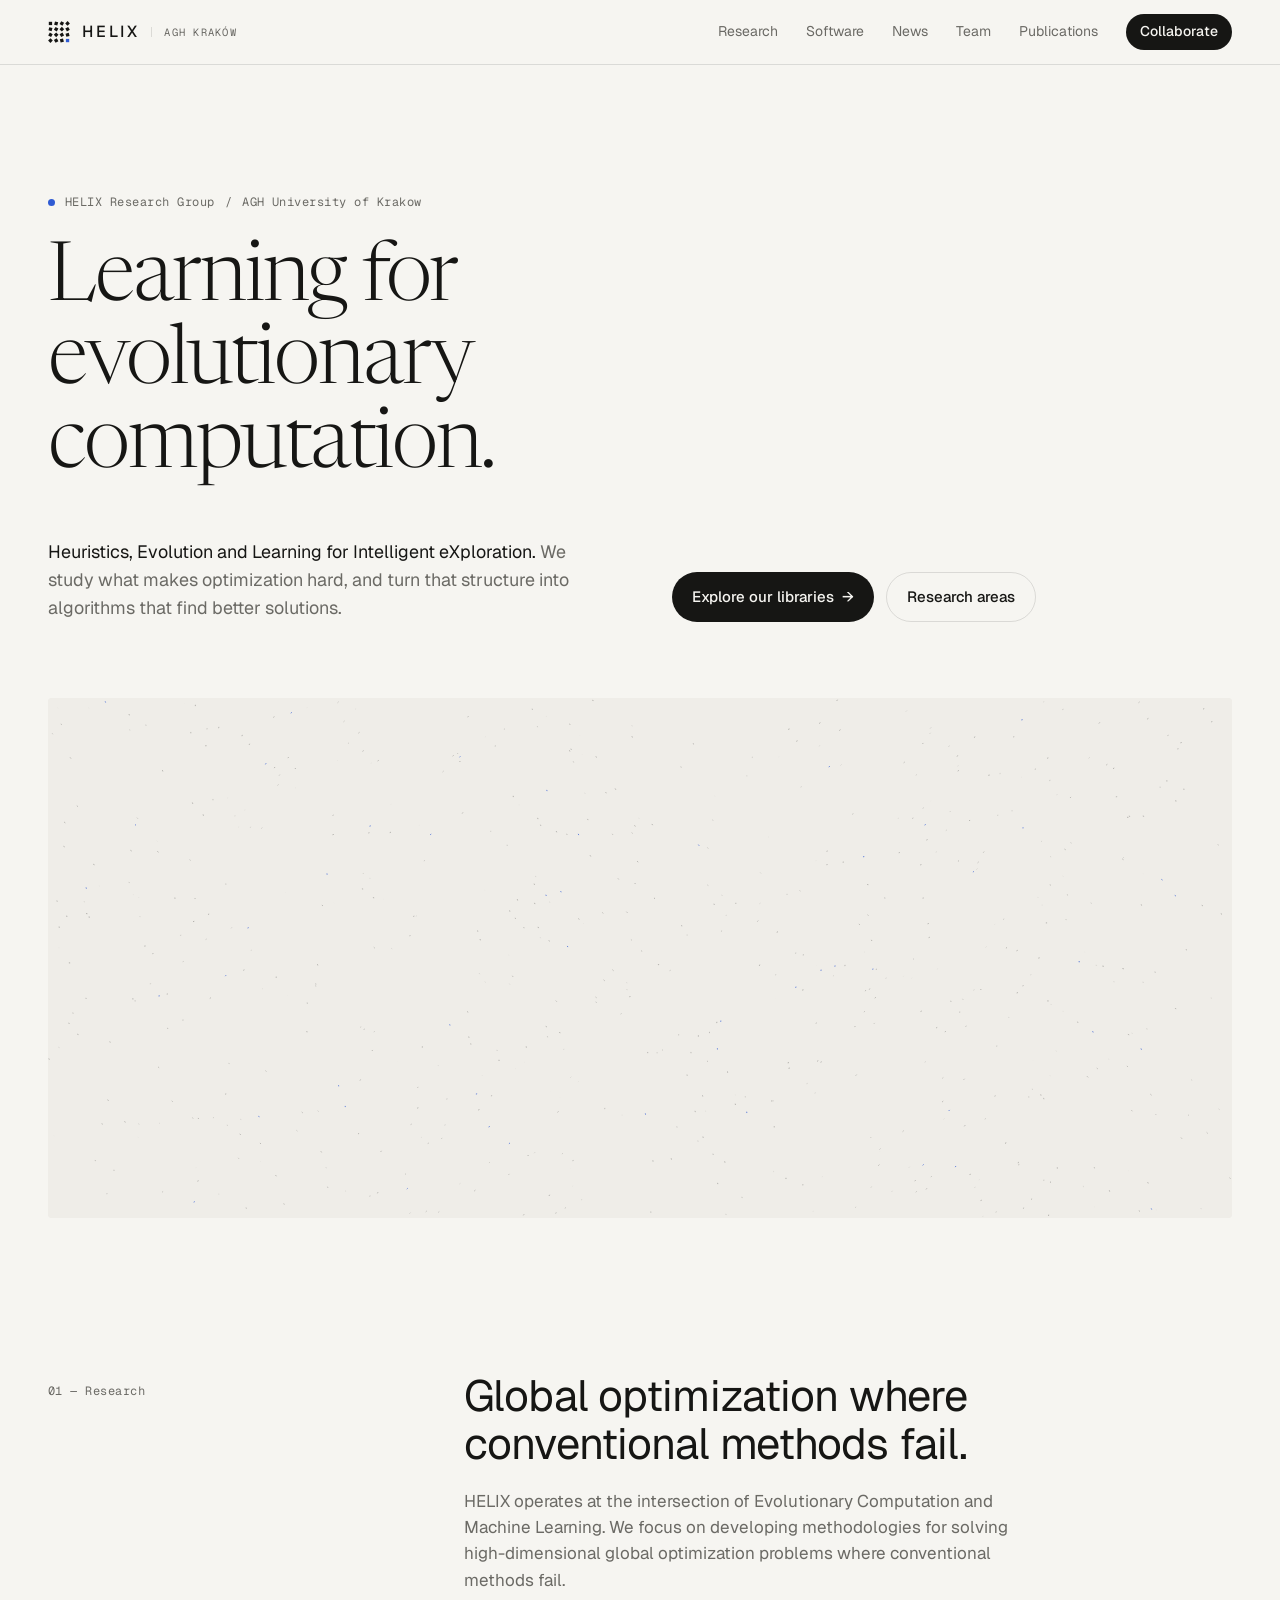
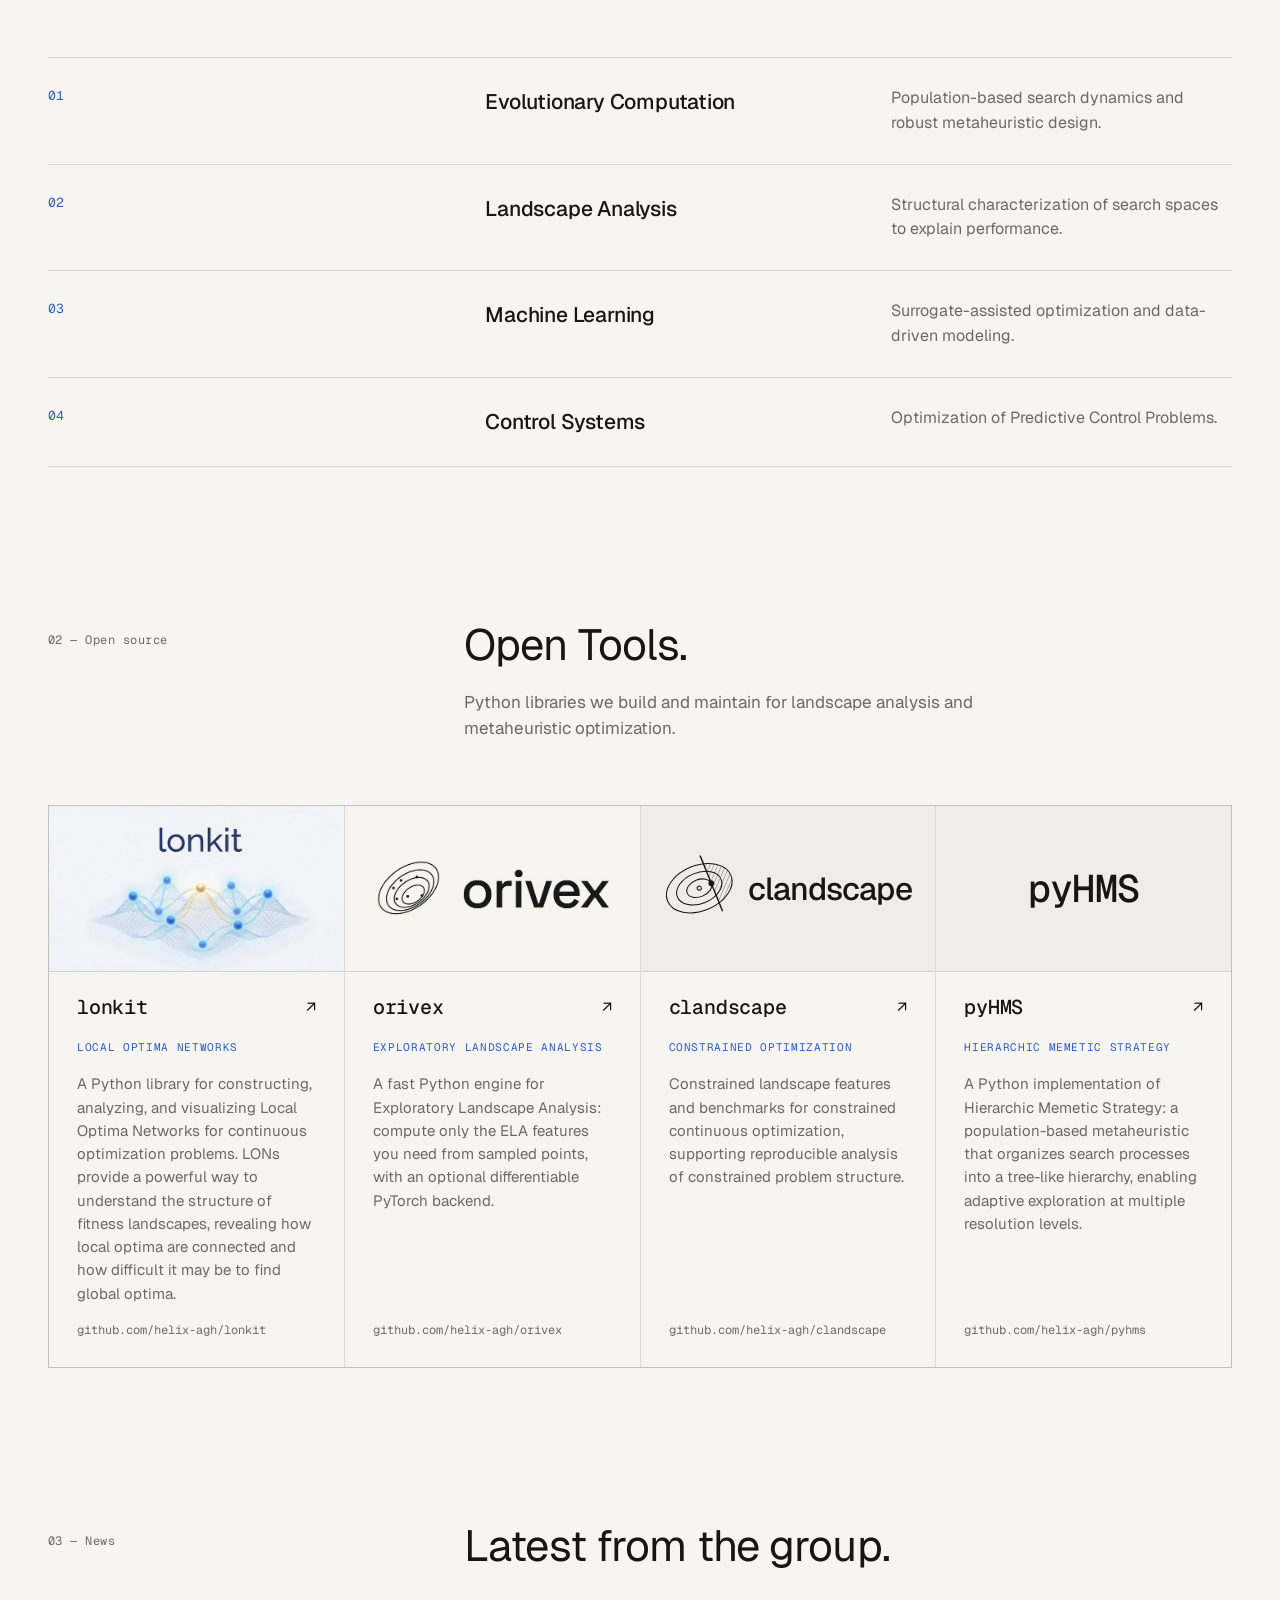
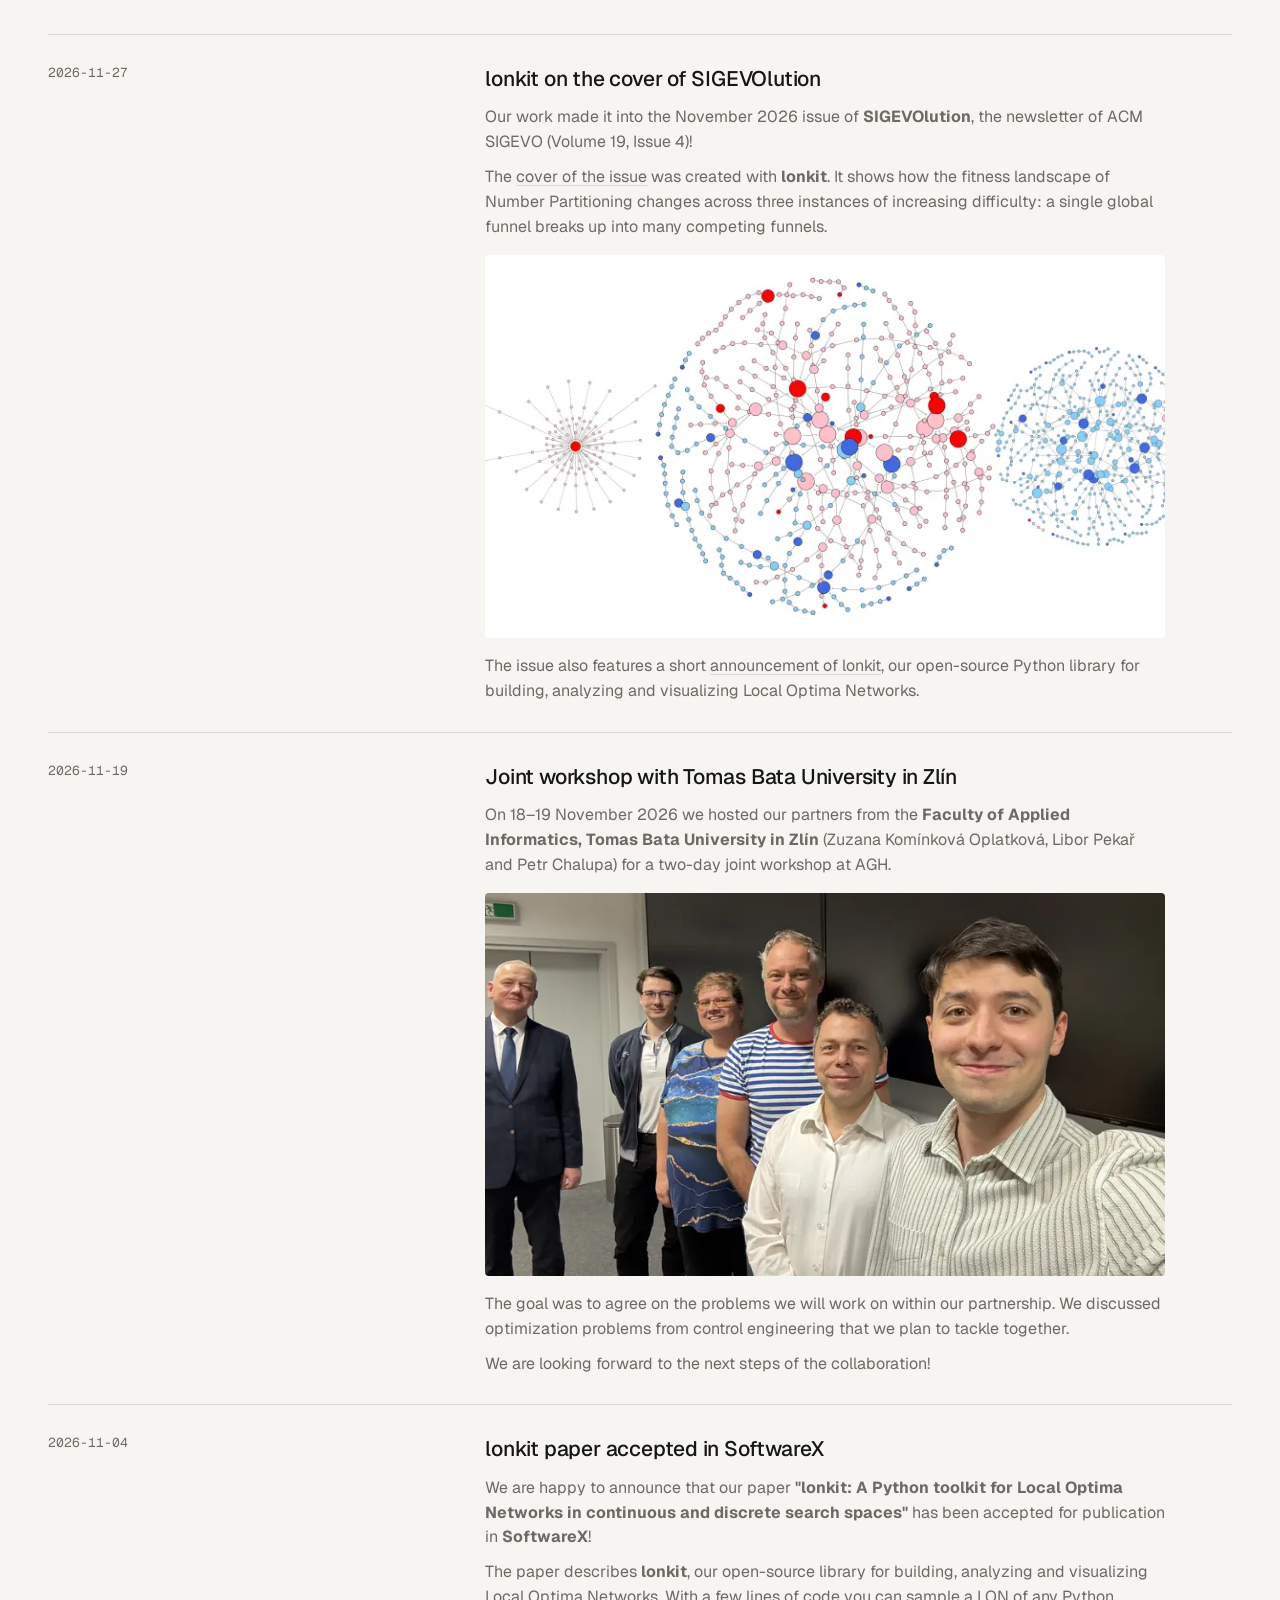
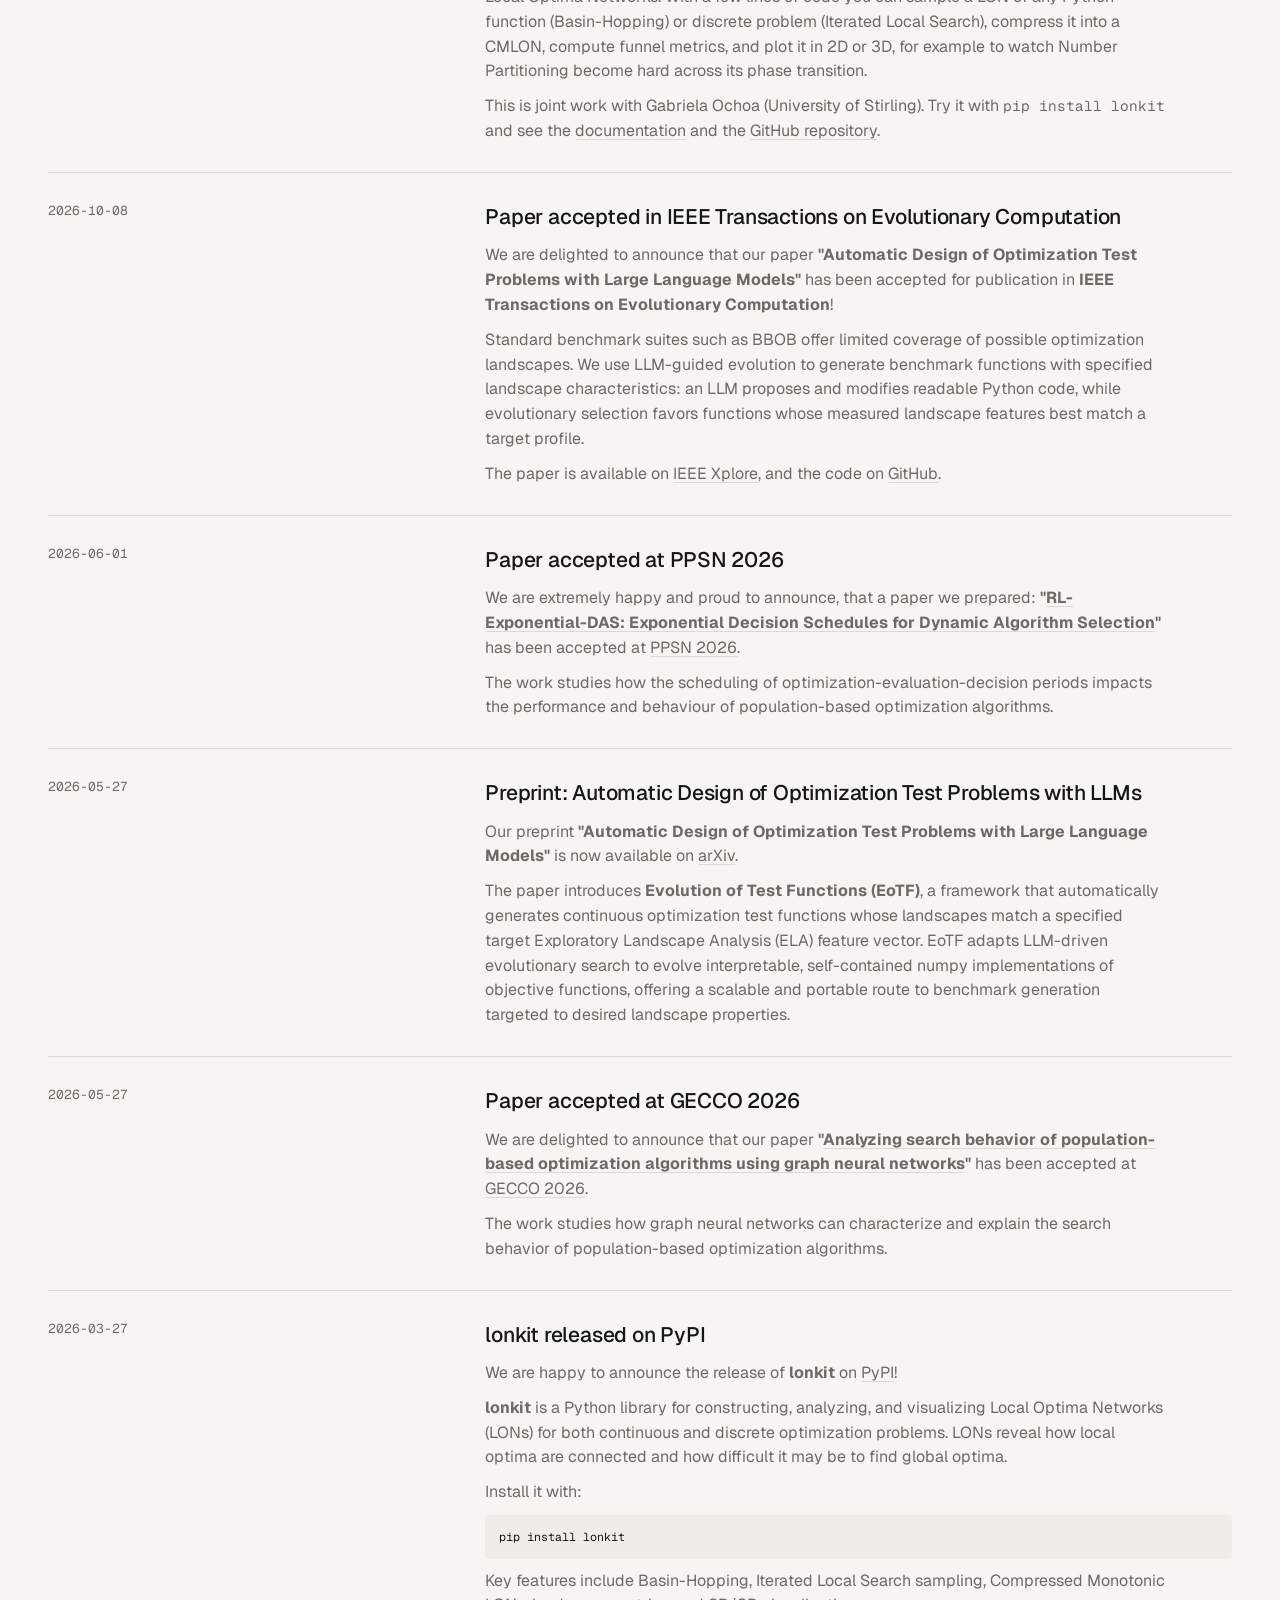
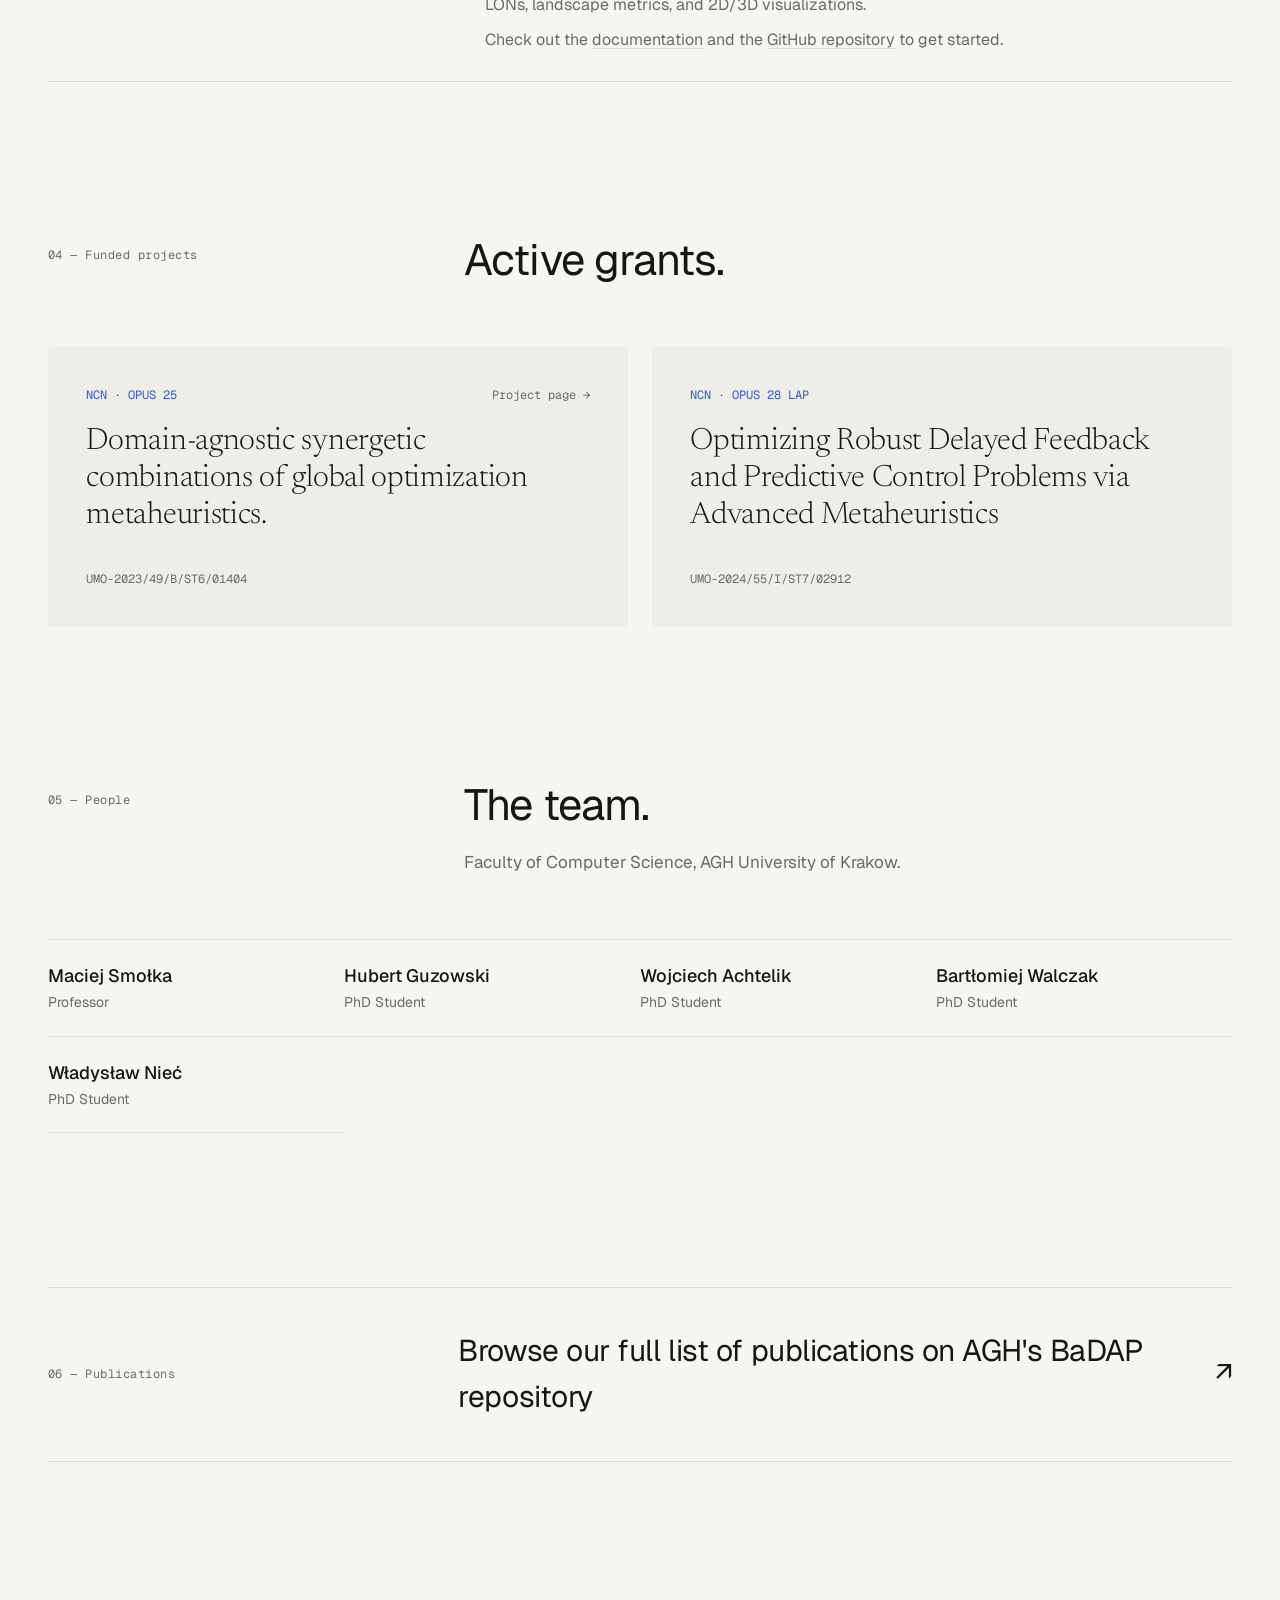
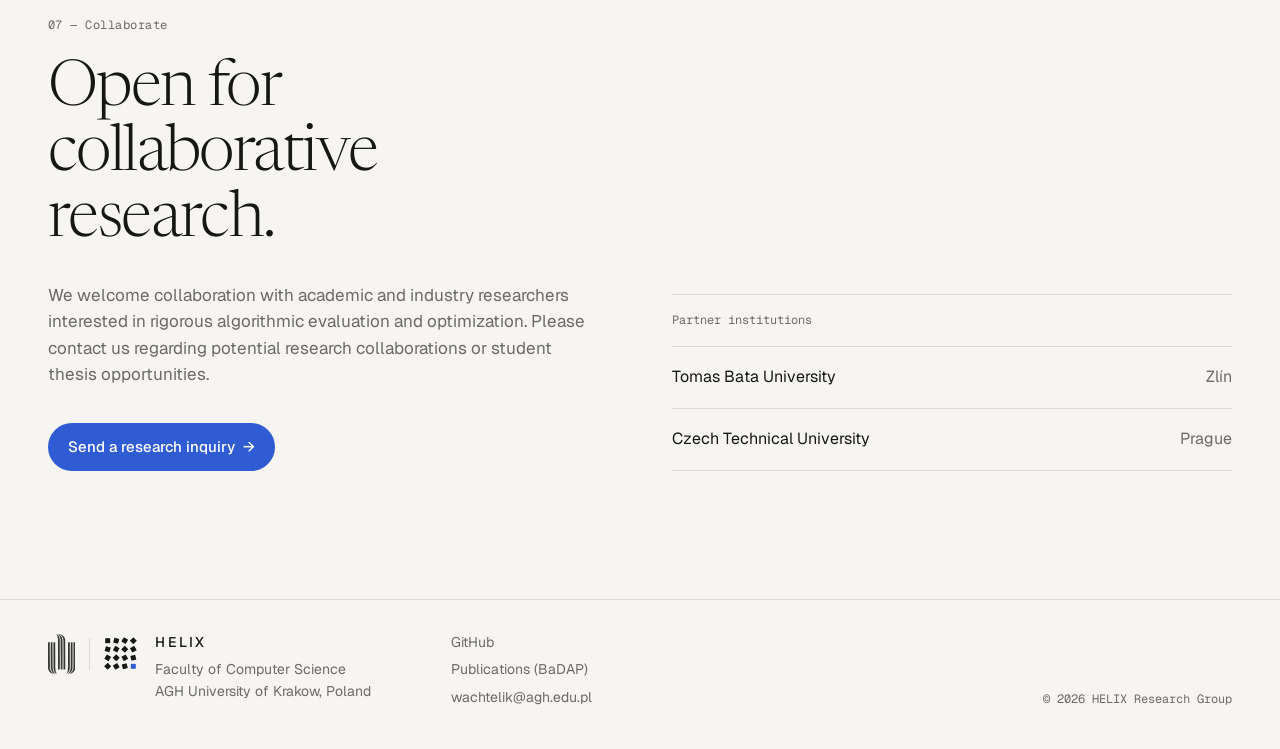
<file: index.html>
<!doctype html>
<html lang="en">
<head>
  <meta charset="UTF-8">
  <meta name="viewport" content="width=device-width, initial-scale=1.0">
  <title>HELIX Research Group — Evolutionary Computation &amp; Machine Learning | AGH University of Krakow</title>
  <meta name="description" content="HELIX Research Group at AGH University of Krakow, Poland — evolutionary computation, metaheuristics, fitness landscape analysis, surrogate-assisted optimization, and machine learning for global optimization.">
  <meta name="keywords" content="evolutionary computation, metaheuristics, global optimization, fitness landscape analysis, exploratory landscape analysis, local optima networks, surrogate-assisted optimization, machine learning, AGH University, Krakow, research group, computational intelligence">
  <meta name="robots" content="index, follow, max-image-preview:large, max-snippet:-1">
  <meta name="author" content="HELIX Research Group, AGH University of Krakow">
  <meta name="theme-color" content="#f6f5f1" media="(prefers-color-scheme: light)">
  <meta name="theme-color" content="#0f0f0e" media="(prefers-color-scheme: dark)">
  <link rel="canonical" href="https://helix-agh.github.io/">
  <link rel="icon" type="image/svg+xml" href="assets/helix-mark.svg">
  <link rel="icon" type="image/png" sizes="32x32" href="assets/favicon-32.png">
  <link rel="apple-touch-icon" href="assets/apple-touch-icon.png">
  <link rel="alternate" type="text/plain" title="LLM-readable summary" href="https://helix-agh.github.io/llms.txt">

  <meta property="og:locale" content="en_US">
  <meta property="og:type" content="website">
  <meta property="og:site_name" content="HELIX Research Group">
  <meta property="og:title" content="HELIX Research Group | AGH University of Krakow">
  <meta property="og:description" content="HELIX Research Group at AGH University of Krakow, Poland — evolutionary computation, metaheuristics, fitness landscape analysis, surrogate-assisted optimization, and machine learning for global optimization.">
  <meta property="og:url" content="https://helix-agh.github.io/">
  <meta property="og:image" content="https://helix-agh.github.io/assets/og.png">
  <meta property="og:image:type" content="image/png">
  <meta property="og:image:width" content="1200">
  <meta property="og:image:height" content="630">
  <meta property="og:image:alt" content="HELIX Research Group — AGH University of Krakow">
  <meta name="twitter:card" content="summary_large_image">
  <meta name="twitter:title" content="HELIX Research Group | AGH University of Krakow">
  <meta name="twitter:description" content="HELIX Research Group at AGH University of Krakow, Poland — evolutionary computation, metaheuristics, fitness landscape analysis, surrogate-assisted optimization, and machine learning for global optimization.">
  <meta name="twitter:image" content="https://helix-agh.github.io/assets/og.png">
  <meta name="twitter:image:alt" content="HELIX Research Group — AGH University of Krakow">

  <link rel="preconnect" href="https://fonts.googleapis.com">
  <link rel="preconnect" href="https://fonts.gstatic.com" crossorigin>
  <link rel="stylesheet" href="https://fonts.googleapis.com/css2?family=Geist:wght@400;500;600&amp;family=Geist+Mono:wght@400;500&amp;family=Newsreader:opsz,wght@6..72,300&amp;display=swap">
  <link rel="stylesheet" href="styles.css">

  <script type="application/ld+json">
  {
    "@context": "https://schema.org",
    "@graph": [
      {
        "@type": "WebSite",
        "@id": "https://helix-agh.github.io/#website",
        "url": "https://helix-agh.github.io/",
        "name": "HELIX Research Group",
        "inLanguage": "en",
        "publisher": { "@id": "https://helix-agh.github.io/#organization" }
      },
      {
        "@type": "WebPage",
        "@id": "https://helix-agh.github.io/#webpage",
        "url": "https://helix-agh.github.io/",
        "name": "HELIX Research Group — Evolutionary Computation & Machine Learning | AGH University of Krakow",
        "description": "HELIX Research Group at AGH University of Krakow — evolutionary computation, metaheuristics, fitness landscape analysis, surrogate-assisted optimization, and machine learning for global optimization.",
        "inLanguage": "en",
        "dateModified": "2026-11-02",
        "isPartOf": { "@id": "https://helix-agh.github.io/#website" },
        "about": { "@id": "https://helix-agh.github.io/#organization" }
      },
      {
        "@type": "ResearchOrganization",
        "@id": "https://helix-agh.github.io/#organization",
        "name": "HELIX Research Group",
        "alternateName": ["HELIX Lab", "HELIX — Heuristics, Evolution and Learning for Intelligent eXploration"],
        "url": "https://helix-agh.github.io/",
        "logo": { "@type": "ImageObject", "url": "https://helix-agh.github.io/assets/helix-logo.png", "width": 512, "height": 512 },
        "image": "https://helix-agh.github.io/assets/og.png",
        "description": "HELIX is a research group at the Faculty of Computer Science, AGH University of Krakow, working at the intersection of evolutionary computation and machine learning on high-dimensional global optimization.",
        "email": "wachtelik@agh.edu.pl",
        "knowsAbout": ["Evolutionary computation", "Metaheuristics", "Global optimization", "Fitness landscape analysis", "Exploratory Landscape Analysis", "Local Optima Networks", "Surrogate-assisted optimization", "Machine learning", "Dynamic algorithm selection", "Model predictive control", "Benchmark generation with large language models"],
        "address": { "@type": "PostalAddress", "addressLocality": "Kraków", "addressCountry": "PL" },
        "location": { "@type": "Place", "name": "Kraków, Poland" },
        "parentOrganization": {
          "@type": "CollegeOrUniversity",
          "name": "AGH University of Krakow",
          "department": { "@type": "Organization", "name": "Faculty of Computer Science" },
          "url": "https://www.agh.edu.pl/"
        },
        "member": [
          { "@id": "https://helix-agh.github.io/#maciej-smolka" },
          { "@id": "https://helix-agh.github.io/#hubert-guzowski" },
          { "@id": "https://helix-agh.github.io/#wojciech-achtelik" },
          { "@id": "https://helix-agh.github.io/#bartlomiej-walczak" },
          { "@id": "https://helix-agh.github.io/#wladyslaw-niec" }
        ],
        "sameAs": [
          "https://github.com/helix-agh",
          "https://badap.agh.edu.pl/autorzy/zespoly/helix-00552?limit=20&language=en"
        ]
      },
      { "@type": "Person", "@id": "https://helix-agh.github.io/#maciej-smolka", "name": "Maciej Smołka", "jobTitle": "Professor", "affiliation": { "@id": "https://helix-agh.github.io/#organization" } },
      { "@type": "Person", "@id": "https://helix-agh.github.io/#hubert-guzowski", "name": "Hubert Guzowski", "jobTitle": "PhD Student", "affiliation": { "@id": "https://helix-agh.github.io/#organization" } },
      { "@type": "Person", "@id": "https://helix-agh.github.io/#wojciech-achtelik", "name": "Wojciech Achtelik", "jobTitle": "PhD Student", "affiliation": { "@id": "https://helix-agh.github.io/#organization" } },
      { "@type": "Person", "@id": "https://helix-agh.github.io/#bartlomiej-walczak", "name": "Bartłomiej Walczak", "jobTitle": "PhD Student", "affiliation": { "@id": "https://helix-agh.github.io/#organization" } },
      { "@type": "Person", "@id": "https://helix-agh.github.io/#wladyslaw-niec", "name": "Władysław Nieć", "jobTitle": "PhD Student", "affiliation": { "@id": "https://helix-agh.github.io/#organization" } },
      {
        "@type": "SoftwareSourceCode",
        "@id": "https://helix-agh.github.io/#lonkit",
        "name": "lonkit",
        "description": "A Python library for constructing, analyzing, and visualizing Local Optima Networks for continuous optimization problems.",
        "codeRepository": "https://github.com/helix-agh/lonkit",
        "url": "https://helix-agh.github.io/lonkit",
        "sameAs": "https://pypi.org/project/lonkit/",
        "programmingLanguage": "Python",
        "author": { "@id": "https://helix-agh.github.io/#organization" }
      },
      {
        "@type": "SoftwareSourceCode",
        "@id": "https://helix-agh.github.io/#orivex",
        "name": "orivex",
        "description": "A fast Python engine for Exploratory Landscape Analysis: compute only the ELA features you need from sampled points, with an optional differentiable PyTorch backend.",
        "codeRepository": "https://github.com/helix-agh/orivex",
        "programmingLanguage": "Python",
        "author": { "@id": "https://helix-agh.github.io/#organization" }
      },
      {
        "@type": "SoftwareSourceCode",
        "@id": "https://helix-agh.github.io/#clandscape",
        "name": "clandscape",
        "description": "Constrained landscape features and benchmarks for constrained continuous optimization, supporting reproducible analysis of constrained problem structure.",
        "codeRepository": "https://github.com/helix-agh/clandscape",
        "programmingLanguage": "Python",
        "author": { "@id": "https://helix-agh.github.io/#organization" }
      },
      {
        "@type": "SoftwareSourceCode",
        "@id": "https://helix-agh.github.io/#pyhms",
        "name": "pyHMS",
        "description": "A Python implementation of Hierarchic Memetic Strategy: a population-based metaheuristic that organizes search processes into a tree-like hierarchy.",
        "codeRepository": "https://github.com/helix-agh/pyhms",
        "programmingLanguage": "Python",
        "author": { "@id": "https://helix-agh.github.io/#organization" }
      },
      {
        "@type": "ResearchProject",
        "@id": "https://helix-agh.github.io/opus25.html#project",
        "name": "Domain-agnostic synergetic combinations of global optimization metaheuristics",
        "alternateName": "OPUS 25",
        "identifier": "UMO-2023/49/B/ST6/01404",
        "url": "https://helix-agh.github.io/opus25.html",
        "funder": { "@type": "Organization", "name": "National Science Centre, Poland (NCN)", "url": "https://www.ncn.gov.pl/" },
        "parentOrganization": { "@id": "https://helix-agh.github.io/#organization" }
      },
      {
        "@type": "ResearchProject",
        "@id": "https://helix-agh.github.io/#opus28",
        "name": "Optimizing Robust Delayed Feedback and Predictive Control Problems via Advanced Metaheuristics",
        "alternateName": "OPUS 28 LAP",
        "identifier": "UMO-2024/55/I/ST7/02912",
        "funder": { "@type": "Organization", "name": "National Science Centre, Poland (NCN)", "url": "https://www.ncn.gov.pl/" },
        "parentOrganization": { "@id": "https://helix-agh.github.io/#organization" }
      },
      {
        "@type": "ScholarlyArticle",
        "headline": "Automatic Design of Optimization Test Problems with Large Language Models",
        "url": "https://ieeexplore.ieee.org/document/11719708/",
        "sameAs": ["https://arxiv.org/abs/2602.02724", "https://github.com/helix-agh/ela-guided-llm-bench"],
        "isPartOf": { "@type": "Periodical", "name": "IEEE Transactions on Evolutionary Computation" },
        "sourceOrganization": { "@id": "https://helix-agh.github.io/#organization" }
      },
      {
        "@type": "ScholarlyArticle",
        "headline": "RL-Exponential-DAS: Exponential Decision Schedules for Dynamic Algorithm Selection",
        "url": "https://link.springer.com/chapter/10.1007/978-3-032-36217-9_10",
        "isPartOf": { "@type": "Event", "name": "PPSN 2026", "url": "https://ppsn2026.disi.unitn.it/" },
        "sourceOrganization": { "@id": "https://helix-agh.github.io/#organization" }
      },
      {
        "@type": "ScholarlyArticle",
        "headline": "Analyzing search behavior of population-based optimization algorithms using graph neural networks",
        "url": "https://dl.acm.org/doi/10.1145/3795095.3805195",
        "identifier": { "@type": "PropertyValue", "propertyID": "DOI", "value": "10.1145/3795095.3805195" },
        "isPartOf": { "@type": "Event", "name": "GECCO 2026", "url": "https://gecco-2026.sigevo.org/" },
        "sourceOrganization": { "@id": "https://helix-agh.github.io/#organization" }
      }
    ]
  }
  </script>

  <!-- Google tag (gtag.js) -->
  <script async src="https://www.googletagmanager.com/gtag/js?id=G-CJT02Z2Z7W"></script>
  <script>
    window.dataLayer = window.dataLayer || [];
    function gtag(){dataLayer.push(arguments);}
    gtag('js', new Date());
    gtag('config', 'G-CJT02Z2Z7W');
  </script>
</head>

<body>
  <a class="skip" href="#main">Skip to content</a>

  <header class="topbar">
    <div class="wrap">
      <a href="/" class="brand" aria-label="HELIX Research Group — home">
        <img class="brand-mark" src="assets/helix-mark.svg" alt="" width="22" height="22">
        <span class="brand-name">HELIX</span>
        <span class="brand-sub">AGH Kraków</span>
      </a>
      <nav class="nav-links" aria-label="Primary">
        <a href="#research">Research</a>
        <a href="#software">Software</a>
        <a href="#news">News</a>
        <a href="#team">Team</a>
        <a href="https://badap.agh.edu.pl/autorzy/zespoly/helix-00552?limit=20&amp;language=en" target="_blank" rel="noopener">Publications</a>
        <a href="#contact" class="pill">Collaborate</a>
      </nav>
    </div>
  </header>

  <main id="main">
    <section class="hero wrap" aria-labelledby="hero-title">
      <p class="eyebrow"><span class="dot" aria-hidden="true"></span><span>HELIX Research Group</span><span aria-hidden="true">/</span><span>AGH University of Krakow</span></p>
      <h1 id="hero-title" class="display">Learning for evolutionary computation.</h1>
      <div class="hero-foot">
        <p class="lede"><strong>Heuristics, Evolution and Learning for Intelligent eXploration.</strong> We study what makes optimization hard, and turn that structure into algorithms that find better solutions.</p>
        <div class="actions">
          <a href="#software" class="btn btn-solid">Explore our libraries <span aria-hidden="true">→</span></a>
          <a href="#research" class="btn btn-line">Research areas</a>
        </div>
      </div>
      <div class="field" aria-hidden="true"><canvas id="field"></canvas></div>
    </section>

    <section id="research" class="section wrap" aria-labelledby="research-title">
      <div class="section-head">
        <p class="kicker">01 — Research</p>
        <div>
          <h2 id="research-title" class="h2">Global optimization where conventional methods fail.</h2>
          <p class="section-intro">HELIX operates at the intersection of Evolutionary Computation and Machine Learning. We focus on developing methodologies for solving high-dimensional global optimization problems where conventional methods fail.</p>
        </div>
      </div>
      <ul class="list">
        <li class="row"><span class="row-n">01</span><div class="row-body"><h3 class="row-title">Evolutionary Computation</h3><p class="row-text">Population-based search dynamics and robust metaheuristic design.</p></div></li>
        <li class="row"><span class="row-n">02</span><div class="row-body"><h3 class="row-title">Landscape Analysis</h3><p class="row-text">Structural characterization of search spaces to explain performance.</p></div></li>
        <li class="row"><span class="row-n">03</span><div class="row-body"><h3 class="row-title">Machine Learning</h3><p class="row-text">Surrogate-assisted optimization and data-driven modeling.</p></div></li>
        <li class="row"><span class="row-n">04</span><div class="row-body"><h3 class="row-title">Control Systems</h3><p class="row-text">Optimization of Predictive Control Problems.</p></div></li>
      </ul>
    </section>

    <section id="software" class="section wrap" aria-labelledby="software-title">
      <div class="section-head">
        <p class="kicker">02 — Open source</p>
        <div>
          <h2 id="software-title" class="h2">Open Tools.</h2>
          <p class="section-intro">Python libraries we build and maintain for landscape analysis and metaheuristic optimization.</p>
        </div>
      </div>
      <div class="libs">
        <a class="lib" href="https://github.com/helix-agh/lonkit" target="_blank" rel="noopener">
          <div class="lib-media"><img src="assets/projects/lonkit.webp" alt="lonkit logo" width="720" height="405" loading="lazy" decoding="async"></div>
          <div class="lib-top"><h3 class="lib-name">lonkit</h3><span aria-hidden="true">↗</span></div>
          <span class="lib-tag">Local Optima Networks</span>
          <p>A Python library for constructing, analyzing, and visualizing Local Optima Networks for continuous optimization problems. LONs provide a powerful way to understand the structure of fitness landscapes, revealing how local optima are connected and how difficult it may be to find global optima.</p>
          <span class="lib-path">github.com/helix-agh/lonkit</span>
        </a>
        <a class="lib" href="https://github.com/helix-agh/orivex" target="_blank" rel="noopener">
          <picture class="lib-media"><source srcset="assets/projects/orivex-dark.webp" media="(prefers-color-scheme: dark)"><img src="assets/projects/orivex-light.webp" alt="orivex logo" width="720" height="405" loading="lazy" decoding="async"></picture>
          <div class="lib-top"><h3 class="lib-name">orivex</h3><span aria-hidden="true">↗</span></div>
          <span class="lib-tag">Exploratory Landscape Analysis</span>
          <p>A fast Python engine for Exploratory Landscape Analysis: compute only the ELA features you need from sampled points, with an optional differentiable PyTorch backend.</p>
          <span class="lib-path">github.com/helix-agh/orivex</span>
        </a>
        <a class="lib" href="https://github.com/helix-agh/clandscape" target="_blank" rel="noopener">
          <div class="lib-media"><svg viewBox="0 0 720 405" role="img" aria-label="clandscape logo" fill="none" stroke="currentColor" stroke-width="2.5">
            <defs>
              <clipPath id="cl-inf"><rect x="160" y="100" width="80" height="205"/></clipPath>
              <pattern id="cl-hatch" width="9" height="9" patternUnits="userSpaceOnUse" patternTransform="rotate(45)"><line x1="0" y1="0" x2="0" y2="9" stroke-width="1.5"/></pattern>
            </defs>
            <g transform="translate(13 0) rotate(-22 128 202)">
              <ellipse cx="128" cy="202" rx="84" ry="56" fill="url(#cl-hatch)" stroke="none" clip-path="url(#cl-inf)"/>
              <ellipse cx="128" cy="202" rx="84" ry="56"/>
              <ellipse cx="128" cy="202" rx="58" ry="38"/>
              <ellipse cx="128" cy="202" rx="32" ry="21"/>
              <line x1="160" y1="128" x2="160" y2="276" stroke-width="3.5"/>
              <circle cx="128" cy="202" r="5"/>
              <circle cx="160" cy="202" r="7" fill="currentColor" stroke="none"/>
            </g>
            <text x="261" y="230" fill="currentColor" stroke="none" style="font: 500 78px var(--sans); letter-spacing: -.03em">clandscape</text>
          </svg></div>
          <div class="lib-top"><h3 class="lib-name">clandscape</h3><span aria-hidden="true">↗</span></div>
          <span class="lib-tag">Constrained optimization</span>
          <p>Constrained landscape features and benchmarks for constrained continuous optimization, supporting reproducible analysis of constrained problem structure.</p>
          <span class="lib-path">github.com/helix-agh/clandscape</span>
        </a>
        <a class="lib" href="https://github.com/helix-agh/pyhms" target="_blank" rel="noopener">
          <div class="lib-media lib-media-text" aria-hidden="true"><span>pyHMS</span></div>
          <div class="lib-top"><h3 class="lib-name">pyHMS</h3><span aria-hidden="true">↗</span></div>
          <span class="lib-tag">Hierarchic Memetic Strategy</span>
          <p>A Python implementation of Hierarchic Memetic Strategy: a population-based metaheuristic that organizes search processes into a tree-like hierarchy, enabling adaptive exploration at multiple resolution levels.</p>
          <span class="lib-path">github.com/helix-agh/pyhms</span>
        </a>
      </div>
    </section>

    <section id="news" class="section wrap" aria-labelledby="news-title">
      <div class="section-head">
        <p class="kicker">03 — News</p>
        <h2 id="news-title" class="h2">Latest from the group.</h2>
      </div>
      <!-- Pre-rendered from announcements/*.md so search engines and AI crawlers can read it without JS.
           New entries added only to announcements/index.json are appended by main.js. -->
      <ol class="list" id="news-list" reversed>
        <li class="row" data-file="2026-11-27-lonkit-sigevolution.md">
          <time class="row-date" datetime="2026-11-27">2026-11-27</time>
          <article class="news-body">
            <h3 class="row-title">lonkit on the cover of SIGEVOlution</h3>
            <p>Our work made it into the November 2026 issue of <strong>SIGEVOlution</strong>, the newsletter of ACM SIGEVO (Volume 19, Issue 4)!</p>
            <p>The <a href="https://evolution.sigevo.org/issues/HTML/sigevolution-19-4/index.html#About_the_Cover" target="_blank" rel="noopener">cover of the issue</a> was created with <strong>lonkit</strong>. It shows how the fitness landscape of Number Partitioning changes across three instances of increasing difficulty: a single global funnel breaks up into many competing funnels.</p>
            <figure class="news-media">
              <img src="assets/news/2026-11-sigevolution-cover-800.webp" srcset="assets/news/2026-11-sigevolution-cover-800.webp 800w, assets/news/2026-11-sigevolution-cover-1600.webp 1600w" sizes="(max-width: 760px) calc(100vw - 32px), 680px" width="800" height="400" alt="Local Optima Networks of three Number Partitioning instances of increasing difficulty, made with lonkit for the SIGEVOlution cover" loading="lazy" decoding="async">
            </figure>
            <p>The issue also features a short <a href="https://evolution.sigevo.org/issues/HTML/sigevolution-19-4/index.html#lonkit_Local_Optima_Networks_in_Python" target="_blank" rel="noopener">announcement of lonkit</a>, our open-source Python library for building, analyzing and visualizing Local Optima Networks.</p>
          </article>
        </li>
        <li class="row" data-file="2026-11-19-utb-zlin-workshop.md">
          <time class="row-date" datetime="2026-11-19">2026-11-19</time>
          <article class="news-body">
            <h3 class="row-title">Joint workshop with Tomas Bata University in Zlín</h3>
            <p>On 18–19 November 2026 we hosted our partners from the <strong>Faculty of Applied Informatics, Tomas Bata University in Zlín</strong> (Zuzana Komínková Oplatková, Libor Pekař and Petr Chalupa) for a two-day joint workshop at AGH.</p>
            <figure class="news-media">
              <img src="assets/news/2026-11-utb-zlin-workshop-800.webp" srcset="assets/news/2026-11-utb-zlin-workshop-800.webp 800w, assets/news/2026-11-utb-zlin-workshop-1600.webp 1600w" sizes="(max-width: 760px) calc(100vw - 32px), 680px" width="800" height="450" alt="HELIX and UTB Zlín researchers at the joint workshop at AGH, November 2026" loading="lazy" decoding="async">
            </figure>
            <p>The goal was to agree on the problems we will work on within our partnership. We discussed optimization problems from control engineering that we plan to tackle together.</p>
            <p>We are looking forward to the next steps of the collaboration!</p>
          </article>
        </li>
        <li class="row" data-file="2026-11-04-lonkit-softwarex.md">
          <time class="row-date" datetime="2026-11-04">2026-11-04</time>
          <article class="news-body">
            <h3 class="row-title">lonkit paper accepted in SoftwareX</h3>
            <p>We are happy to announce that our paper <strong>"lonkit: A Python toolkit for Local Optima Networks in continuous and discrete search spaces"</strong> has been accepted for publication in <strong>SoftwareX</strong>!</p>
            <p>The paper describes <strong>lonkit</strong>, our open-source library for building, analyzing and visualizing Local Optima Networks. With a few lines of code you can sample a LON of any Python function (Basin-Hopping) or discrete problem (Iterated Local Search), compress it into a CMLON, compute funnel metrics, and plot it in 2D or 3D, for example to watch Number Partitioning become hard across its phase transition.</p>
            <p>This is joint work with Gabriela Ochoa (University of Stirling). Try it with <code>pip install lonkit</code> and see the <a href="https://helix-agh.github.io/lonkit" target="_blank" rel="noopener">documentation</a> and the <a href="https://github.com/helix-agh/lonkit" target="_blank" rel="noopener">GitHub repository</a>.</p>
          </article>
        </li>
        <li class="row" data-file="2026-10-08-eotf-ieee-tevc.md">
          <time class="row-date" datetime="2026-10-08">2026-10-08</time>
          <article class="news-body">
            <h3 class="row-title">Paper accepted in IEEE Transactions on Evolutionary Computation</h3>
            <p>We are delighted to announce that our paper <strong>"Automatic Design of Optimization Test Problems with Large Language Models"</strong> has been accepted for publication in <strong>IEEE Transactions on Evolutionary Computation</strong>!</p>
            <p>Standard benchmark suites such as BBOB offer limited coverage of possible optimization landscapes. We use LLM-guided evolution to generate benchmark functions with specified landscape characteristics: an LLM proposes and modifies readable Python code, while evolutionary selection favors functions whose measured landscape features best match a target profile.</p>
            <p>The paper is available on <a href="https://ieeexplore.ieee.org/document/11719708/" target="_blank" rel="noopener">IEEE Xplore</a>, and the code on <a href="https://github.com/helix-agh/ela-guided-llm-bench" target="_blank" rel="noopener">GitHub</a>.</p>
          </article>
        </li>
        <li class="row" data-file="2026-06-01-ppsn-2026-exp-das.md">
          <time class="row-date" datetime="2026-06-01">2026-06-01</time>
          <article class="news-body">
            <h3 class="row-title">Paper accepted at PPSN 2026</h3>
            <p>We are extremely happy and proud to announce, that a paper we prepared: <strong>"<a href="https://link.springer.com/chapter/10.1007/978-3-032-36217-9_10" target="_blank" rel="noopener">RL-Exponential-DAS: Exponential Decision Schedules for Dynamic Algorithm Selection</a>"</strong> has been accepted at <a href="https://ppsn2026.disi.unitn.it/" target="_blank" rel="noopener">PPSN 2026</a>.</p>
            <p>The work studies how the scheduling of optimization-evaluation-decision periods impacts the performance and behaviour of population-based optimization algorithms.</p>
          </article>
        </li>
        <li class="row" data-file="2026-05-27-eotf-preprint.md">
          <time class="row-date" datetime="2026-05-27">2026-05-27</time>
          <article class="news-body">
            <h3 class="row-title">Preprint: Automatic Design of Optimization Test Problems with LLMs</h3>
            <p>Our preprint <strong>"Automatic Design of Optimization Test Problems with Large Language Models"</strong> is now available on <a href="https://arxiv.org/abs/2602.02724" target="_blank" rel="noopener">arXiv</a>.</p>
            <p>The paper introduces <strong>Evolution of Test Functions (EoTF)</strong>, a framework that automatically generates continuous optimization test functions whose landscapes match a specified target Exploratory Landscape Analysis (ELA) feature vector. EoTF adapts LLM-driven evolutionary search to evolve interpretable, self-contained numpy implementations of objective functions, offering a scalable and portable route to benchmark generation targeted to desired landscape properties.</p>
          </article>
        </li>
        <li class="row" data-file="2026-05-27-gecco-2026-gnn-paper.md">
          <time class="row-date" datetime="2026-05-27">2026-05-27</time>
          <article class="news-body">
            <h3 class="row-title">Paper accepted at GECCO 2026</h3>
            <p>We are delighted to announce that our paper <strong>"<a href="https://dl.acm.org/doi/10.1145/3795095.3805195" target="_blank" rel="noopener">Analyzing search behavior of population-based optimization algorithms using graph neural networks</a>"</strong> has been accepted at <a href="https://gecco-2026.sigevo.org/" target="_blank" rel="noopener">GECCO 2026</a>.</p>
            <p>The work studies how graph neural networks can characterize and explain the search behavior of population-based optimization algorithms.</p>
          </article>
        </li>
        <li class="row" data-file="2026-03-27-lonkit-pypi.md">
          <time class="row-date" datetime="2026-03-27">2026-03-27</time>
          <article class="news-body">
            <h3 class="row-title">lonkit released on PyPI</h3>
            <p>We are happy to announce the release of <strong>lonkit</strong> on <a href="https://pypi.org/project/lonkit/" target="_blank" rel="noopener">PyPI</a>!</p>
            <p><strong>lonkit</strong> is a Python library for constructing, analyzing, and visualizing Local Optima Networks (LONs) for both continuous and discrete optimization problems. LONs reveal how local optima are connected and how difficult it may be to find global optima.</p>
            <p>Install it with:</p>
            <pre><code>pip install lonkit</code></pre>
            <p>Key features include Basin-Hopping, Iterated Local Search sampling, Compressed Monotonic LONs, landscape metrics, and 2D/3D visualizations.</p>
            <p>Check out the <a href="https://helix-agh.github.io/lonkit" target="_blank" rel="noopener">documentation</a> and the <a href="https://github.com/helix-agh/lonkit" target="_blank" rel="noopener">GitHub repository</a> to get started.</p>
          </article>
        </li>
      </ol>
    </section>

    <section id="projects" class="section wrap" aria-labelledby="projects-title">
      <div class="section-head">
        <p class="kicker">04 — Funded projects</p>
        <h2 id="projects-title" class="h2">Active grants.</h2>
      </div>
      <div class="grants">
        <a class="grant" href="opus25.html">
          <span class="grant-top"><span>NCN · OPUS 25</span><span class="muted">Project page →</span></span>
          <h3 class="grant-title">Domain-agnostic synergetic combinations of global optimization metaheuristics.</h3>
          <span class="grant-ref">UMO-2023/49/B/ST6/01404</span>
        </a>
        <div class="grant">
          <span class="grant-top"><span>NCN · OPUS 28 LAP</span></span>
          <h3 class="grant-title">Optimizing Robust Delayed Feedback and Predictive Control Problems via Advanced Metaheuristics</h3>
          <span class="grant-ref">UMO-2024/55/I/ST7/02912</span>
        </div>
      </div>
    </section>

    <section id="team" class="section wrap" aria-labelledby="team-title">
      <div class="section-head">
        <p class="kicker">05 — People</p>
        <div>
          <h2 id="team-title" class="h2">The team.</h2>
          <p class="section-intro">Faculty of Computer Science, AGH University of Krakow.</p>
        </div>
      </div>
      <ul class="team">
        <li id="maciej-smolka"><span class="team-name">Maciej Smołka</span><span class="team-role">Professor</span></li>
        <li id="hubert-guzowski"><span class="team-name">Hubert Guzowski</span><span class="team-role">PhD Student</span></li>
        <li id="wojciech-achtelik"><span class="team-name">Wojciech Achtelik</span><span class="team-role">PhD Student</span></li>
        <li id="bartlomiej-walczak"><span class="team-name">Bartłomiej Walczak</span><span class="team-role">PhD Student</span></li>
        <li id="wladyslaw-niec"><span class="team-name">Władysław Nieć</span><span class="team-role">PhD Student</span></li>
      </ul>
    </section>

    <section id="publications" class="section wrap" aria-label="Publications">
      <a class="pubs" href="https://badap.agh.edu.pl/autorzy/zespoly/helix-00552?limit=20&amp;language=en" target="_blank" rel="noopener">
        <span class="kicker" style="padding-top:0">06 — Publications</span>
        <span class="pubs-text">Browse our full list of publications on AGH's BaDAP repository</span>
        <span class="pubs-arrow" aria-hidden="true">↗</span>
      </a>
    </section>

    <section id="contact" class="section contact wrap" aria-labelledby="contact-title">
      <div class="contact-grid">
        <div>
          <p class="kicker" style="padding-top:0">07 — Collaborate</p>
          <h2 id="contact-title" class="display">Open for collaborative research.</h2>
          <p class="section-intro">We welcome collaboration with academic and industry researchers interested in rigorous algorithmic evaluation and optimization. Please contact us regarding potential research collaborations or student thesis opportunities.</p>
          <a href="mailto:wachtelik@agh.edu.pl" class="btn btn-accent">Send a research inquiry <span aria-hidden="true">→</span></a>
        </div>
        <ul class="partners">
          <li class="head">Partner institutions</li>
          <li><span>Tomas Bata University</span><span class="muted">Zlín</span></li>
          <li><span>Czech Technical University</span><span class="muted">Prague</span></li>
        </ul>
      </div>
    </section>
  </main>

  <footer class="footer">
    <div class="wrap">
      <div class="footer-col footer-id">
        <div class="footer-logos">
          <a class="footer-agh" href="https://www.agh.edu.pl/en" target="_blank" rel="noopener" aria-label="AGH University of Krakow"><svg class="agh-sign" viewBox="0.0 0.0 818.7 1197.6" aria-hidden="true" focusable="false"><path transform="translate(-21.103195,1238.961853) scale(0.100000,-0.100000)" d="M3530 12381 c0 -5 19 -19 43 -31 250 -131 362 -200 511 -317 91 -72 258 -240 319 -321 59 -78 117 -160 117 -166 0 -2 17 -33 38 -67 148 -248 257 -636 283 -1009 4 -69 8 -2049 9 -4401 0 -3614 2 -4278 14 -4288 9 -8 88 -11 267 -9 l254 3 0 4345 c0 4471 0 4416 -36 4615 -81 446 -248 784 -524 1058 -206 205 -405 329 -745 463 -51 20 -182 58 -285 83 -49 12 -116 29 -147 37 -65 16 -118 18 -118 5zM2730 12352 c0 -6 30 -54 66 -109 196 -289 324 -717 375 -1248 6 -66 16 -156 21 -200 7 -52 12 -1665 14 -4539 3 -3213 8 -4463 15 -4473 14 -15 514 -19 523 -4 11 17 6 8721 -4 8811 -5 47 -14 130 -20 185 -20 190 -89 488 -145 620 -7 17 -16 41 -20 55 -49 162 -255 473 -412 621 -151 142 -413 320 -413 281zM3100 12351 c0 -5 24 -28 53 -51 327 -260 536 -545 701 -955 36 -90 91 -297 122 -455 50 -261 47 -29 53 -4725 3 -2403 10 -4376 14 -4382 11 -18 497 -19 515 -1 15 15 17 8523 2 8733 -9 135 -38 323 -66 435 -38 152 -65 232 -121 358 -13 29 -23 54 -23 57 0 15 -133 233 -180 295 -208 274 -528 507 -885 645 -38 14 -84 33 -102 41 -35 16 -83 19 -83 5zM221 9937 c-18 -22 -10 -7614 8 -7717 46 -268 66 -353 117 -505 211 -636 735 -1080 1474 -1250 223 -51 242 -55 251 -49 9 5 -67 63 -83 64 -4 0 -71 37 -150 81 -489 278 -814 671 -964 1164 -50 164 -71 267 -104 515 -5 37 -10 1713 -10 3860 0 3038 -3 3800 -13 3820 l-13 25 -250 3 c-204 2 -253 0 -263 -11zM1046 9928 c-14 -20 -16 -390 -16 -3728 0 -2175 4 -3769 10 -3860 20 -327 88 -618 204 -873 207 -454 602 -794 1156 -997 144 -52 147 -35 14 70 -499 393 -769 959 -829 1736 -13 176 -15 660 -15 3918 0 2543 -3 3723 -10 3737 -10 18 -24 19 -255 19 -241 0 -244 0 -259 -22zM1868 9939 c-29 -17 -27 -7488 2 -7784 30 -310 73 -508 165 -765 131 -363 417 -706 758 -906 99 -58 100 -48 10 84 -240 350 -374 916 -403 1707 -5 127 -9 1898 -10 3937 0 3356 -1 3708 -16 3722 -19 19 -475 24 -506 5zM6226 9934 c-15 -14 -16 -371 -16 -3782 0 -4091 -1 -4128 -61 -4522 -28 -185 -41 -258 -55 -319 -80 -342 -152 -525 -292 -739 -40 -63 -71 -116 -68 -120 23 -22 300 173 431 303 156 157 329 427 400 625 94 263 133 439 165 734 20 183 20 257 20 3998 0 2824 -3 3814 -11 3824 -18 22 -491 20 -513 -2zM7050 9940 c-13 -8 -16 -451 -21 -3847 -6 -4123 -3 -3928 -54 -4183 -107 -540 -292 -900 -637 -1235 -62 -61 -143 -135 -181 -165 -99 -79 -77 -90 68 -32 28 11 75 30 105 42 298 118 584 322 798 570 233 271 398 729 432 1198 14 194 14 7617 0 7643 -10 18 -24 19 -253 19 -135 0 -249 -4 -257 -10zM7868 9939 c-17 -9 -18 -199 -18 -3742 -1 -2053 -5 -3790 -9 -3862 -56 -854 -463 -1481 -1196 -1839 -65 -32 -120 -72 -108 -79 9 -5 135 20 286 57 654 161 1126 530 1366 1066 85 188 138 385 188 695 17 104 18 320 21 3878 1 2072 -1 3782 -6 3800 l-8 32 -250 2 c-157 2 -255 -1 -266 -8z" fill="currentColor"/></svg></a>
          <span class="footer-logo-sep" aria-hidden="true"></span>
          <img class="footer-mark" src="assets/helix-mark.svg" alt="HELIX" width="33" height="33">
        </div>
        <div class="footer-col">
          <span class="footer-brand">HELIX</span>
          <address style="font-style:normal">Faculty of Computer Science<br>AGH University of Krakow, Poland</address>
        </div>
      </div>
      <div class="footer-col">
        <a href="https://github.com/helix-agh" target="_blank" rel="noopener">GitHub</a>
        <a href="https://badap.agh.edu.pl/autorzy/zespoly/helix-00552?limit=20&amp;language=en" target="_blank" rel="noopener">Publications (BaDAP)</a>
        <a href="mailto:wachtelik@agh.edu.pl">wachtelik@agh.edu.pl</a>
      </div>
      <div class="footer-copy">© 2026 HELIX Research Group</div>
    </div>
  </footer>

  <script src="main.js" defer></script>
</body>
</html>
</file>
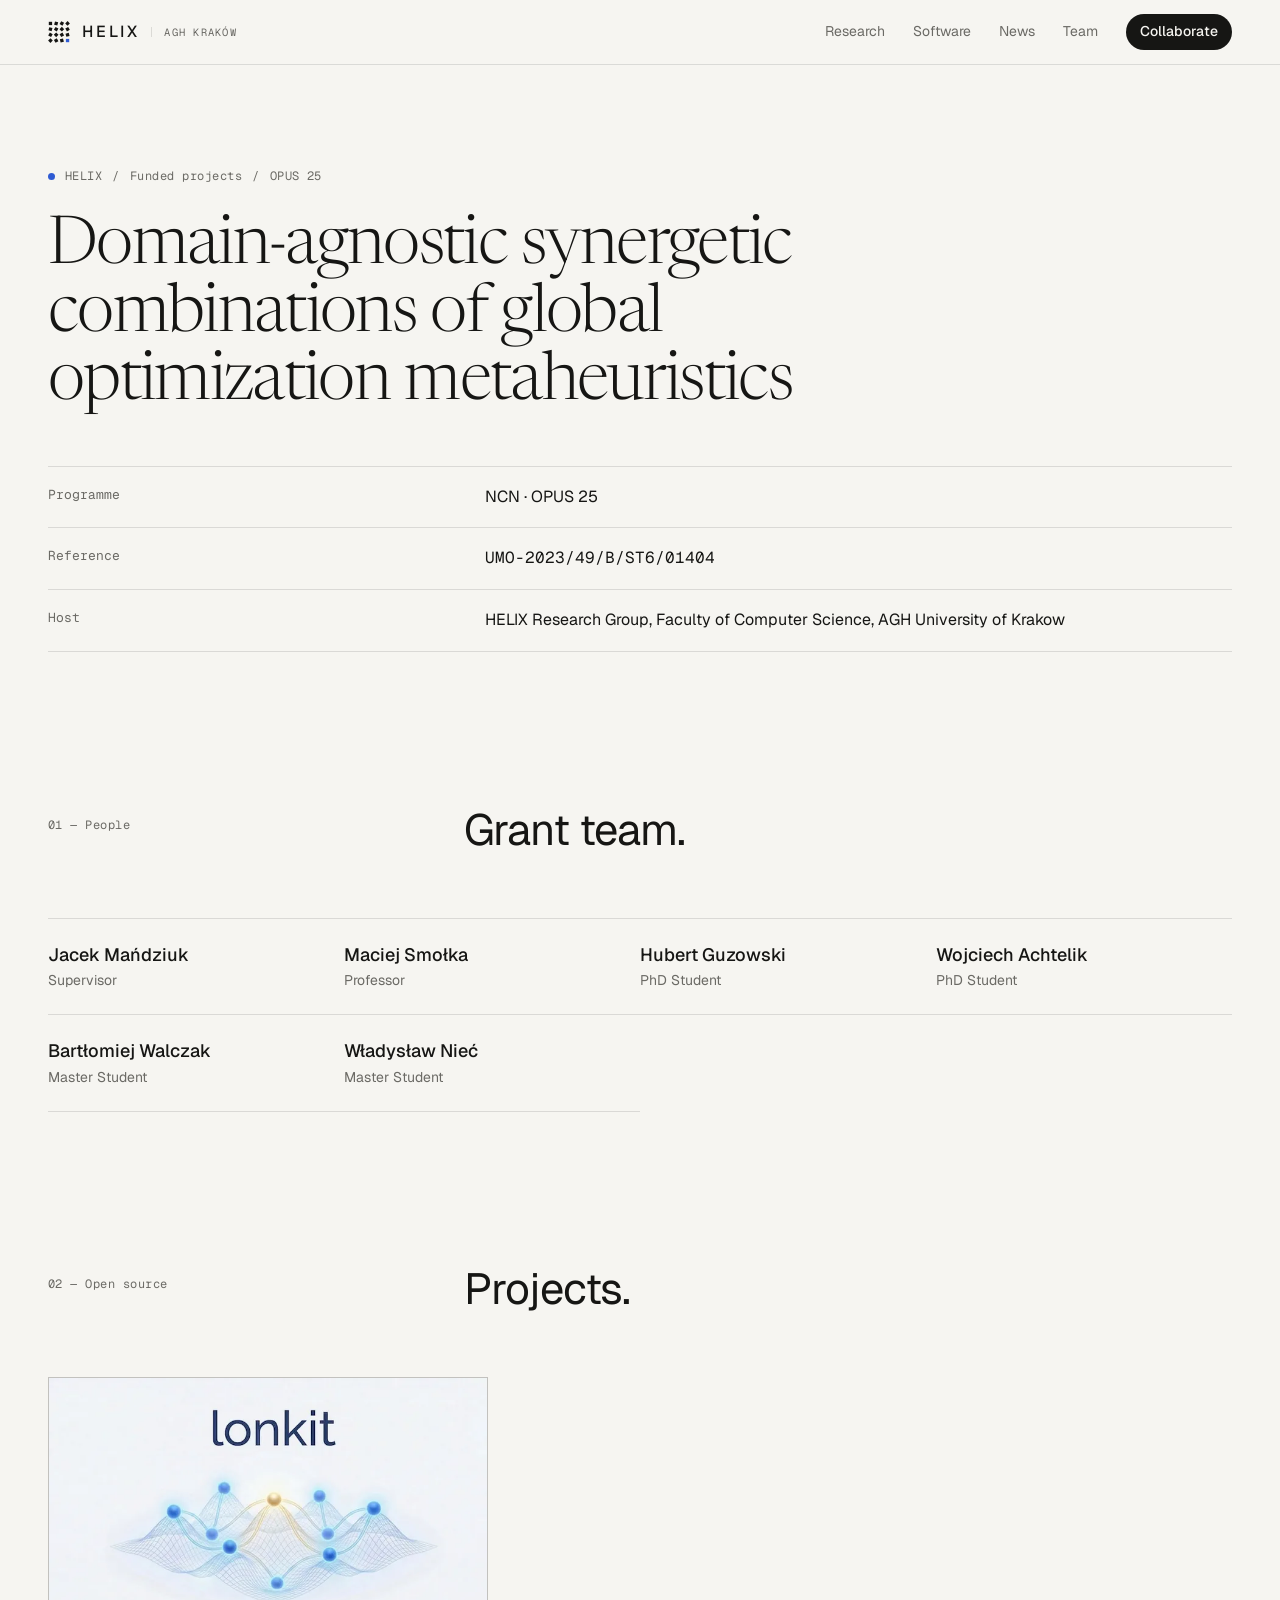
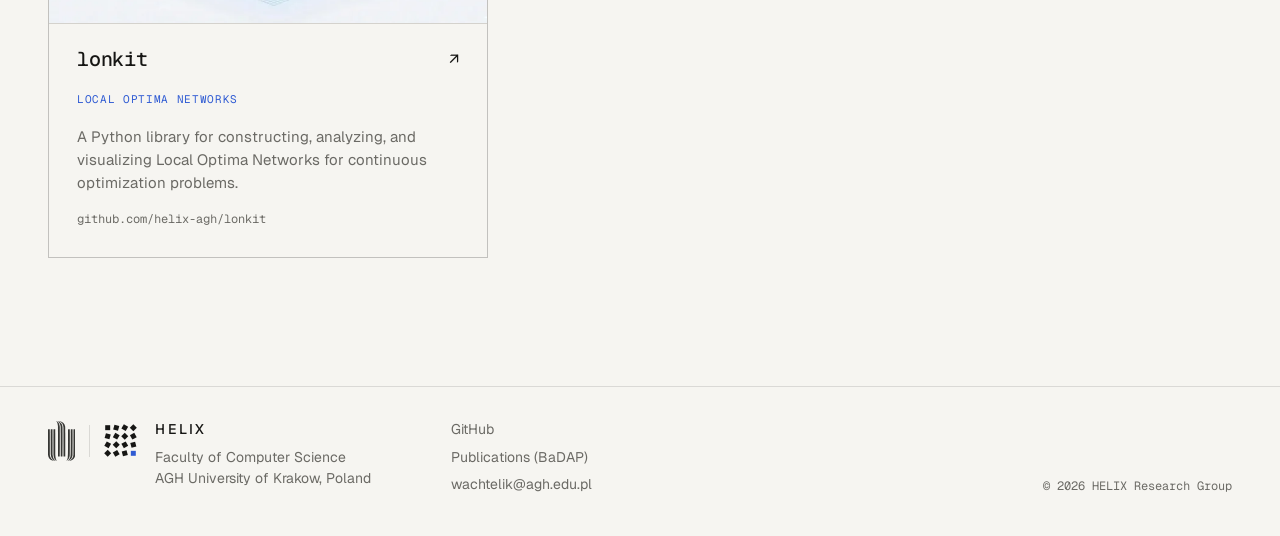
<file: opus25.html>
<!doctype html>
<html lang="en">
<head>
  <meta charset="UTF-8">
  <meta name="viewport" content="width=device-width, initial-scale=1.0">
  <title>OPUS 25 — Synergetic Combinations of Global Optimization Metaheuristics | HELIX, AGH Kraków</title>
  <meta name="description" content="OPUS 25 (NCN Grant UMO-2023/49/B/ST6/01404) — Domain-agnostic synergetic combinations of global optimization metaheuristics. Research by HELIX Group at AGH University of Krakow, Poland.">
  <meta name="keywords" content="OPUS 25, NCN grant, global optimization, metaheuristics, synergetic combinations, domain-agnostic optimization, HELIX, AGH University, Krakow, evolutionary computation">
  <meta name="robots" content="index, follow, max-image-preview:large, max-snippet:-1">
  <meta name="theme-color" content="#f6f5f1" media="(prefers-color-scheme: light)">
  <meta name="theme-color" content="#0f0f0e" media="(prefers-color-scheme: dark)">
  <link rel="canonical" href="https://helix-agh.github.io/opus25.html">
  <link rel="icon" type="image/svg+xml" href="assets/helix-mark.svg">
  <link rel="icon" type="image/png" sizes="32x32" href="assets/favicon-32.png">
  <link rel="apple-touch-icon" href="assets/apple-touch-icon.png">
  <meta property="og:locale" content="en_US">
  <meta property="og:type" content="article">
  <meta property="og:site_name" content="HELIX Research Group">
  <meta property="og:title" content="OPUS 25 | HELIX Research Group">
  <meta property="og:description" content="OPUS 25 (NCN Grant UMO-2023/49/B/ST6/01404) — Domain-agnostic synergetic combinations of global optimization metaheuristics. Research by HELIX Group at AGH University of Krakow, Poland.">
  <meta property="og:url" content="https://helix-agh.github.io/opus25.html">
  <meta property="og:image" content="https://helix-agh.github.io/assets/og.png">
  <meta property="og:image:type" content="image/png">
  <meta property="og:image:width" content="1200">
  <meta property="og:image:height" content="630">
  <meta property="og:image:alt" content="HELIX Research Group — AGH University of Krakow">
  <meta name="twitter:card" content="summary_large_image">
  <meta name="twitter:title" content="OPUS 25 | HELIX Research Group">
  <meta name="twitter:description" content="OPUS 25 (NCN Grant UMO-2023/49/B/ST6/01404) — Domain-agnostic synergetic combinations of global optimization metaheuristics. Research by HELIX Group at AGH University of Krakow, Poland.">
  <meta name="twitter:image" content="https://helix-agh.github.io/assets/og.png">
  <meta name="twitter:image:alt" content="HELIX Research Group — AGH University of Krakow">

  <link rel="preconnect" href="https://fonts.googleapis.com">
  <link rel="preconnect" href="https://fonts.gstatic.com" crossorigin>
  <link rel="stylesheet" href="https://fonts.googleapis.com/css2?family=Geist:wght@400;500;600&amp;family=Geist+Mono:wght@400;500&amp;family=Newsreader:opsz,wght@6..72,300&amp;display=swap">
  <link rel="stylesheet" href="styles.css">

  <script type="application/ld+json">
  {
    "@context": "https://schema.org",
    "@graph": [
      {
        "@type": "WebPage",
        "@id": "https://helix-agh.github.io/opus25.html#webpage",
        "url": "https://helix-agh.github.io/opus25.html",
        "name": "OPUS 25 | HELIX Research Group",
        "description": "OPUS 25 (NCN Grant UMO-2023/49/B/ST6/01404) — Domain-agnostic synergetic combinations of global optimization metaheuristics. Research by HELIX Group at AGH University of Krakow, Poland.",
        "inLanguage": "en",
        "dateModified": "2026-11-02",
        "isPartOf": { "@id": "https://helix-agh.github.io/#website" },
        "about": [ { "@id": "https://helix-agh.github.io/#organization" }, { "@id": "https://helix-agh.github.io/opus25.html#project" } ],
        "breadcrumb": { "@id": "https://helix-agh.github.io/opus25.html#breadcrumb" }
      },
      {
        "@type": "BreadcrumbList",
        "@id": "https://helix-agh.github.io/opus25.html#breadcrumb",
        "itemListElement": [
          { "@type": "ListItem", "position": 1, "name": "HELIX", "item": "https://helix-agh.github.io/" },
          { "@type": "ListItem", "position": 2, "name": "OPUS 25", "item": "https://helix-agh.github.io/opus25.html" }
        ]
      },
      {
        "@type": "ResearchOrganization",
        "@id": "https://helix-agh.github.io/#organization",
        "name": "HELIX Research Group",
        "alternateName": "HELIX Lab",
        "url": "https://helix-agh.github.io/",
        "logo": { "@type": "ImageObject", "url": "https://helix-agh.github.io/assets/helix-logo.png", "width": 512, "height": 512 },
        "parentOrganization": { "@type": "CollegeOrUniversity", "name": "AGH University of Krakow", "url": "https://www.agh.edu.pl/" }
      },
      {
        "@type": "ResearchProject",
        "@id": "https://helix-agh.github.io/opus25.html#project",
        "name": "Domain-agnostic synergetic combinations of global optimization metaheuristics",
        "alternateName": "OPUS 25",
        "identifier": "UMO-2023/49/B/ST6/01404",
        "url": "https://helix-agh.github.io/opus25.html",
        "description": "Research project focused on domain-agnostic synergetic combinations of global optimization metaheuristics.",
        "funder": { "@type": "Organization", "name": "National Science Centre, Poland (NCN)", "url": "https://www.ncn.gov.pl/" },
        "parentOrganization": { "@id": "https://helix-agh.github.io/#organization" },
        "member": [
          { "@id": "https://helix-agh.github.io/#jacek-mandziuk" },
          { "@id": "https://helix-agh.github.io/#maciej-smolka" },
          { "@id": "https://helix-agh.github.io/#hubert-guzowski" },
          { "@id": "https://helix-agh.github.io/#wojciech-achtelik" },
          { "@id": "https://helix-agh.github.io/#bartlomiej-walczak" },
          { "@id": "https://helix-agh.github.io/#wladyslaw-niec" }
        ]
      },
      { "@type": "Person", "@id": "https://helix-agh.github.io/#jacek-mandziuk", "name": "Jacek Mańdziuk", "jobTitle": "Supervisor", "affiliation": { "@id": "https://helix-agh.github.io/#organization" } },
      { "@type": "Person", "@id": "https://helix-agh.github.io/#maciej-smolka", "name": "Maciej Smołka", "jobTitle": "Professor", "affiliation": { "@id": "https://helix-agh.github.io/#organization" } },
      { "@type": "Person", "@id": "https://helix-agh.github.io/#hubert-guzowski", "name": "Hubert Guzowski", "jobTitle": "PhD Student", "affiliation": { "@id": "https://helix-agh.github.io/#organization" } },
      { "@type": "Person", "@id": "https://helix-agh.github.io/#wojciech-achtelik", "name": "Wojciech Achtelik", "jobTitle": "PhD Student", "affiliation": { "@id": "https://helix-agh.github.io/#organization" } },
      { "@type": "Person", "@id": "https://helix-agh.github.io/#bartlomiej-walczak", "name": "Bartłomiej Walczak", "jobTitle": "Master Student", "affiliation": { "@id": "https://helix-agh.github.io/#organization" } },
      { "@type": "Person", "@id": "https://helix-agh.github.io/#wladyslaw-niec", "name": "Władysław Nieć", "jobTitle": "Master Student", "affiliation": { "@id": "https://helix-agh.github.io/#organization" } }
    ]
  }
  </script>

  <!-- Google tag (gtag.js) -->
  <script async src="https://www.googletagmanager.com/gtag/js?id=G-CJT02Z2Z7W"></script>
  <script>
    window.dataLayer = window.dataLayer || [];
    function gtag(){dataLayer.push(arguments);}
    gtag('js', new Date());
    gtag('config', 'G-CJT02Z2Z7W');
  </script>
</head>

<body>
  <a class="skip" href="#main">Skip to content</a>

  <header class="topbar">
    <div class="wrap">
      <a href="/" class="brand" aria-label="HELIX Research Group — home">
        <img class="brand-mark" src="assets/helix-mark.svg" alt="" width="22" height="22">
        <span class="brand-name">HELIX</span>
        <span class="brand-sub">AGH Kraków</span>
      </a>
      <nav class="nav-links" aria-label="Primary">
        <a href="/#research">Research</a>
        <a href="/#software">Software</a>
        <a href="/#news">News</a>
        <a href="/#team">Team</a>
        <a href="/#contact" class="pill">Collaborate</a>
      </nav>
    </div>
  </header>

  <main id="main">
    <section class="page-hero wrap" aria-labelledby="page-title">
      <nav class="eyebrow" aria-label="Breadcrumb"><span class="dot" aria-hidden="true"></span><a href="/">HELIX</a><span aria-hidden="true">/</span><a href="/#projects">Funded projects</a><span aria-hidden="true">/</span><span aria-current="page">OPUS 25</span></nav>
      <h1 id="page-title" class="display">Domain-agnostic synergetic combinations of global optimization metaheuristics</h1>
      <ul class="meta-list">
        <li><span class="k">Programme</span><span>NCN · OPUS 25</span></li>
        <li><span class="k">Reference</span><span class="mono">UMO-2023/49/B/ST6/01404</span></li>
        <li><span class="k">Host</span><span>HELIX Research Group, Faculty of Computer Science, AGH University of Krakow</span></li>
      </ul>
    </section>

    <section class="section wrap" aria-labelledby="grant-team-title">
      <div class="section-head">
        <p class="kicker">01 — People</p>
        <h2 id="grant-team-title" class="h2">Grant team.</h2>
      </div>
      <ul class="team">
        <li><span class="team-name">Jacek Mańdziuk</span><span class="team-role">Supervisor</span></li>
        <li><span class="team-name">Maciej Smołka</span><span class="team-role">Professor</span></li>
        <li><span class="team-name">Hubert Guzowski</span><span class="team-role">PhD Student</span></li>
        <li><span class="team-name">Wojciech Achtelik</span><span class="team-role">PhD Student</span></li>
        <li><span class="team-name">Bartłomiej Walczak</span><span class="team-role">Master Student</span></li>
        <li><span class="team-name">Władysław Nieć</span><span class="team-role">Master Student</span></li>
      </ul>
    </section>

    <section class="section contact wrap" aria-labelledby="grant-software-title">
      <div class="section-head">
        <p class="kicker">02 — Open source</p>
        <h2 id="grant-software-title" class="h2">Projects.</h2>
      </div>
      <div class="libs">
        <a class="lib" href="https://github.com/helix-agh/lonkit" target="_blank" rel="noopener">
          <div class="lib-media"><img src="assets/projects/lonkit.webp" alt="lonkit logo" width="720" height="405" loading="lazy" decoding="async"></div>
          <div class="lib-top"><h3 class="lib-name">lonkit</h3><span aria-hidden="true">↗</span></div>
          <span class="lib-tag">Local Optima Networks</span>
          <p>A Python library for constructing, analyzing, and visualizing Local Optima Networks for continuous optimization problems.</p>
          <span class="lib-path">github.com/helix-agh/lonkit</span>
        </a>
      </div>
    </section>
  </main>

  <footer class="footer">
    <div class="wrap">
      <div class="footer-col footer-id">
        <div class="footer-logos">
          <a class="footer-agh" href="https://www.agh.edu.pl/en" target="_blank" rel="noopener" aria-label="AGH University of Krakow"><svg class="agh-sign" viewBox="0.0 0.0 818.7 1197.6" aria-hidden="true" focusable="false"><path transform="translate(-21.103195,1238.961853) scale(0.100000,-0.100000)" d="M3530 12381 c0 -5 19 -19 43 -31 250 -131 362 -200 511 -317 91 -72 258 -240 319 -321 59 -78 117 -160 117 -166 0 -2 17 -33 38 -67 148 -248 257 -636 283 -1009 4 -69 8 -2049 9 -4401 0 -3614 2 -4278 14 -4288 9 -8 88 -11 267 -9 l254 3 0 4345 c0 4471 0 4416 -36 4615 -81 446 -248 784 -524 1058 -206 205 -405 329 -745 463 -51 20 -182 58 -285 83 -49 12 -116 29 -147 37 -65 16 -118 18 -118 5zM2730 12352 c0 -6 30 -54 66 -109 196 -289 324 -717 375 -1248 6 -66 16 -156 21 -200 7 -52 12 -1665 14 -4539 3 -3213 8 -4463 15 -4473 14 -15 514 -19 523 -4 11 17 6 8721 -4 8811 -5 47 -14 130 -20 185 -20 190 -89 488 -145 620 -7 17 -16 41 -20 55 -49 162 -255 473 -412 621 -151 142 -413 320 -413 281zM3100 12351 c0 -5 24 -28 53 -51 327 -260 536 -545 701 -955 36 -90 91 -297 122 -455 50 -261 47 -29 53 -4725 3 -2403 10 -4376 14 -4382 11 -18 497 -19 515 -1 15 15 17 8523 2 8733 -9 135 -38 323 -66 435 -38 152 -65 232 -121 358 -13 29 -23 54 -23 57 0 15 -133 233 -180 295 -208 274 -528 507 -885 645 -38 14 -84 33 -102 41 -35 16 -83 19 -83 5zM221 9937 c-18 -22 -10 -7614 8 -7717 46 -268 66 -353 117 -505 211 -636 735 -1080 1474 -1250 223 -51 242 -55 251 -49 9 5 -67 63 -83 64 -4 0 -71 37 -150 81 -489 278 -814 671 -964 1164 -50 164 -71 267 -104 515 -5 37 -10 1713 -10 3860 0 3038 -3 3800 -13 3820 l-13 25 -250 3 c-204 2 -253 0 -263 -11zM1046 9928 c-14 -20 -16 -390 -16 -3728 0 -2175 4 -3769 10 -3860 20 -327 88 -618 204 -873 207 -454 602 -794 1156 -997 144 -52 147 -35 14 70 -499 393 -769 959 -829 1736 -13 176 -15 660 -15 3918 0 2543 -3 3723 -10 3737 -10 18 -24 19 -255 19 -241 0 -244 0 -259 -22zM1868 9939 c-29 -17 -27 -7488 2 -7784 30 -310 73 -508 165 -765 131 -363 417 -706 758 -906 99 -58 100 -48 10 84 -240 350 -374 916 -403 1707 -5 127 -9 1898 -10 3937 0 3356 -1 3708 -16 3722 -19 19 -475 24 -506 5zM6226 9934 c-15 -14 -16 -371 -16 -3782 0 -4091 -1 -4128 -61 -4522 -28 -185 -41 -258 -55 -319 -80 -342 -152 -525 -292 -739 -40 -63 -71 -116 -68 -120 23 -22 300 173 431 303 156 157 329 427 400 625 94 263 133 439 165 734 20 183 20 257 20 3998 0 2824 -3 3814 -11 3824 -18 22 -491 20 -513 -2zM7050 9940 c-13 -8 -16 -451 -21 -3847 -6 -4123 -3 -3928 -54 -4183 -107 -540 -292 -900 -637 -1235 -62 -61 -143 -135 -181 -165 -99 -79 -77 -90 68 -32 28 11 75 30 105 42 298 118 584 322 798 570 233 271 398 729 432 1198 14 194 14 7617 0 7643 -10 18 -24 19 -253 19 -135 0 -249 -4 -257 -10zM7868 9939 c-17 -9 -18 -199 -18 -3742 -1 -2053 -5 -3790 -9 -3862 -56 -854 -463 -1481 -1196 -1839 -65 -32 -120 -72 -108 -79 9 -5 135 20 286 57 654 161 1126 530 1366 1066 85 188 138 385 188 695 17 104 18 320 21 3878 1 2072 -1 3782 -6 3800 l-8 32 -250 2 c-157 2 -255 -1 -266 -8z" fill="currentColor"/></svg></a>
          <span class="footer-logo-sep" aria-hidden="true"></span>
          <img class="footer-mark" src="assets/helix-mark.svg" alt="HELIX" width="33" height="33">
        </div>
        <div class="footer-col">
          <span class="footer-brand">HELIX</span>
          <address style="font-style:normal">Faculty of Computer Science<br>AGH University of Krakow, Poland</address>
        </div>
      </div>
      <div class="footer-col">
        <a href="https://github.com/helix-agh" target="_blank" rel="noopener">GitHub</a>
        <a href="https://badap.agh.edu.pl/autorzy/zespoly/helix-00552?limit=20&amp;language=en" target="_blank" rel="noopener">Publications (BaDAP)</a>
        <a href="mailto:wachtelik@agh.edu.pl">wachtelik@agh.edu.pl</a>
      </div>
      <div class="footer-copy">© 2026 HELIX Research Group</div>
    </div>
  </footer>
</body>
</html>
</file>
<file: styles.css>
/* HELIX — site styles. Light by default, dark via prefers-color-scheme. */
:root {
  --bg: #f6f5f1;
  --ink: #161614;
  --muted: #6b6a65;
  --line: rgba(22, 22, 20, .12);
  --panel: #efede7;
  --accent: #2f5bd3;
  --on-accent: #fff;
  --sans: "Geist", system-ui, -apple-system, "Segoe UI", sans-serif;
  --mono: "Geist Mono", ui-monospace, "SFMono-Regular", Menlo, monospace;
  --serif: "Newsreader", Georgia, "Times New Roman", serif;
  --wrap: 1280px;
  --pad: clamp(20px, 4vw, 48px);
  --gap-section: clamp(96px, 12vw, 160px);
  color-scheme: light dark;
}
@media (prefers-color-scheme: dark) {
  :root {
    --bg: #0f0f0e;
    --ink: #ecebe6;
    --muted: #9a9993;
    --line: rgba(236, 235, 230, .12);
    --panel: #1a1a18;
    --accent: #6f8ff0;
    --on-accent: #0f0f0e;
  }
}

*, *::before, *::after { box-sizing: border-box; }
html { scroll-behavior: smooth; scroll-padding-top: 80px; }
@media (prefers-reduced-motion: reduce) { html { scroll-behavior: auto; } }
body {
  margin: 0;
  background: var(--bg);
  color: var(--ink);
  font: 16px/1.55 var(--sans);
  -webkit-font-smoothing: antialiased;
}
a { color: inherit; text-decoration: none; }
a:hover { color: var(--accent); }
a:focus-visible, button:focus-visible { outline: 2px solid var(--accent); outline-offset: 3px; border-radius: 2px; }
::selection { background: var(--accent); color: var(--on-accent); }
h1, h2, h3, p { margin: 0; }
img { max-width: 100%; height: auto; }
.wrap { max-width: var(--wrap); margin: 0 auto; padding: 0 var(--pad); }
.mono { font-family: var(--mono); }
.muted { color: var(--muted); }
.skip { position: absolute; left: -9999px; top: 8px; z-index: 50; background: var(--ink); color: var(--bg); padding: 8px 14px; border-radius: 999px; }
.skip:focus { left: 8px; }

/* Nav */
.topbar {
  position: sticky; top: 0; z-index: 20;
  background: color-mix(in oklab, var(--bg) 86%, transparent);
  -webkit-backdrop-filter: blur(14px); backdrop-filter: blur(14px);
  border-bottom: 1px solid var(--line);
}
.topbar .wrap { height: 64px; display: flex; align-items: center; justify-content: space-between; gap: 24px; }
.brand { display: flex; align-items: center; gap: 12px; }
.brand-mark { width: 22px; height: 22px; flex: none; }
.brand-name { font-weight: 500; font-size: 16px; letter-spacing: .18em; line-height: 1; }
.brand-sub { font-family: var(--mono); font-size: 10.5px; letter-spacing: .12em; text-transform: uppercase; color: var(--muted); line-height: 1; padding-left: 12px; border-left: 1px solid var(--line); }
.nav-links { display: flex; align-items: center; gap: clamp(14px, 2.2vw, 28px); font-size: 14px; }
.nav-links a { color: var(--muted); }
.nav-links a:hover { color: var(--ink); }
.nav-links a.pill { color: var(--bg); background: var(--ink); padding: 7px 14px; border-radius: 999px; font-weight: 500; }
.nav-links a.pill:hover { color: var(--bg); opacity: .88; }
@media (max-width: 760px) { .nav-links a:not(.pill) { display: none; } }

/* Buttons */
.btn { display: inline-flex; align-items: center; gap: 8px; padding: 12px 20px; border-radius: 999px; font-size: 15px; font-weight: 500; white-space: nowrap; }
.btn-solid { background: var(--ink); color: var(--bg); }
.btn-solid:hover { color: var(--bg); opacity: .88; }
.btn-line { border: 1px solid var(--line); }
.btn-line:hover { color: var(--ink); background: var(--panel); }
.btn-accent { background: var(--accent); color: var(--on-accent); }
.btn-accent:hover { color: var(--on-accent); opacity: .9; }

/* Hero */
.hero { padding-top: clamp(64px, 10vw, 136px); }
.eyebrow { font-family: var(--mono); font-size: 12px; letter-spacing: .04em; color: var(--muted); display: flex; gap: 10px; align-items: center; flex-wrap: wrap; }
.dot { width: 7px; height: 7px; border-radius: 50%; background: var(--accent); }
.display { font-family: var(--serif); font-weight: 300; font-size: clamp(40px, 6.4vw, 88px); line-height: 1.02; letter-spacing: -.025em; text-wrap: balance; }
.hero h1 { margin-top: 28px; max-width: 14ch; }
.hero-foot { display: grid; grid-template-columns: repeat(auto-fit, minmax(min(100%, 340px), 1fr)); gap: 32px 64px; margin-top: 48px; align-items: end; }
.lede { font-size: clamp(17px, 1.4vw, 19px); color: var(--muted); max-width: 560px; text-wrap: pretty; }
.lede strong { color: var(--ink); font-weight: 400; }
.actions { display: flex; gap: 12px; flex-wrap: wrap; }
.field { margin-top: clamp(48px, 6vw, 80px); position: relative; border-radius: 4px; overflow: hidden; background: var(--panel); height: clamp(320px, 42vw, 520px); }
.field canvas { position: absolute; inset: 0; width: 100%; height: 100%; display: block; }

/* Sections */
.section { padding-top: var(--gap-section); }
.section-head { display: grid; grid-template-columns: repeat(auto-fit, minmax(min(100%, 280px), 1fr)); gap: 24px 64px; align-items: start; }
.section-head > :last-child { grid-column: span 2; }
@media (max-width: 900px) { .section-head > :last-child { grid-column: auto; } }
.kicker { font-family: var(--mono); font-size: 12px; color: var(--muted); letter-spacing: .04em; padding-top: 10px; }
.h2 { font-weight: 400; font-size: clamp(30px, 3.4vw, 46px); line-height: 1.1; letter-spacing: -.02em; text-wrap: balance; max-width: 24ch; }
.section-intro { margin-top: 20px; color: var(--muted); font-size: 17px; max-width: 560px; text-wrap: pretty; }
.list { margin: 64px 0 0; padding: 0; list-style: none; border-top: 1px solid var(--line); }

/* Rows (research + news) */
.row { display: grid; grid-template-columns: minmax(0, 1fr) minmax(0, 2fr); gap: 8px 64px; padding: 28px 0; border-bottom: 1px solid var(--line); }
@media (max-width: 760px) { .row { grid-template-columns: 1fr; } }
.row-n { font-family: var(--mono); font-size: 13px; color: var(--accent); }
.row-date { font-family: var(--mono); font-size: 13px; color: var(--muted); }
.row-body { display: flex; flex-wrap: wrap; gap: 8px 64px; }
.row-title { flex: 1 1 260px; font-size: 21px; font-weight: 500; letter-spacing: -.01em; text-wrap: balance; }
.row-text { flex: 1 1 260px; color: var(--muted); text-wrap: pretty; }
.news-body { display: flex; flex-direction: column; gap: 10px; }
.news-body .row-title { flex: none; }
.news-body p { color: var(--muted); max-width: 680px; text-wrap: pretty; }
.news-body a { text-decoration: underline; text-decoration-color: var(--line); text-underline-offset: 3px; }
.news-body a:hover { text-decoration-color: currentColor; }
.news-body pre { margin: 0; padding: 12px 14px; background: var(--panel); border-radius: 4px; overflow-x: auto; font: 13px/1.5 var(--mono); }
.news-body code { font-family: var(--mono); font-size: .9em; }
.news-media { margin: 6px 0; max-width: 680px; }
.news-media img { display: block; width: 100%; height: auto; aspect-ratio: 16 / 9; object-fit: cover; border-radius: 4px; background: var(--panel); }

/* Libraries */
.libs { margin-top: 64px; display: grid; grid-template-columns: repeat(auto-fit, minmax(min(100%, 280px), 1fr)); gap: 1px; background: var(--line); border: 1px solid var(--line); }
.lib { background: var(--bg); padding: 28px; display: flex; flex-direction: column; gap: 16px; min-height: 300px; transition: background .2s; }
.lib:hover { background: var(--panel); color: var(--ink); }
.lib-media { display: block; margin: -28px -28px 4px; aspect-ratio: 16 / 9; overflow: hidden; background: var(--panel); border-bottom: 1px solid var(--line); }
.lib-media img { display: block; width: 100%; height: 100%; object-fit: cover; transition: transform .4s ease; }
.lib-media svg { display: block; width: 100%; height: 100%; color: var(--ink); transition: transform .4s ease; }
.lib:hover .lib-media img, .lib:hover .lib-media svg { transform: scale(1.03); }
@media (prefers-reduced-motion: reduce) { .lib-media img, .lib-media svg { transition: none; } .lib:hover .lib-media img, .lib:hover .lib-media svg { transform: none; } }
.lib-media-text { display: flex; align-items: center; justify-content: center; font-family: var(--mono); font-size: clamp(28px, 3vw, 40px); font-weight: 500; letter-spacing: -.02em; color: var(--ink); }
.libs:has(> .lib:only-child) { max-width: 440px; }
.lib-top { display: flex; justify-content: space-between; align-items: baseline; gap: 12px; }
.lib-name { font-family: var(--mono); font-size: 20px; font-weight: 500; letter-spacing: -.01em; }
.lib-tag { font-family: var(--mono); font-size: 11px; text-transform: uppercase; letter-spacing: .06em; color: var(--accent); }
.lib p { color: var(--muted); font-size: 15px; text-wrap: pretty; flex: 1; }
.lib-path { font-family: var(--mono); font-size: 12px; color: var(--muted); }

/* Grants */
.grants { margin-top: 64px; display: grid; grid-template-columns: repeat(auto-fit, minmax(min(100%, 420px), 1fr)); gap: 24px; }
.grant { background: var(--panel); border-radius: 4px; padding: clamp(28px, 3vw, 40px); display: flex; flex-direction: column; gap: 20px; min-height: 280px; outline: 1px solid transparent; transition: outline-color .2s; }
a.grant:hover { color: var(--ink); outline-color: var(--line); }
.grant-top { display: flex; justify-content: space-between; gap: 12px; font-family: var(--mono); font-size: 12px; }
.grant-top span:first-child { color: var(--accent); }
.grant-title { font-family: var(--serif); font-weight: 300; font-size: clamp(24px, 2.4vw, 32px); line-height: 1.2; letter-spacing: -.01em; flex: 1; text-wrap: pretty; }
.grant-ref { font-family: var(--mono); font-size: 12px; color: var(--muted); }

/* Team */
.team { margin: 64px 0 0; padding: 0; list-style: none; display: grid; grid-template-columns: repeat(auto-fill, minmax(min(100%, 240px), 1fr)); border-top: 1px solid var(--line); }
.team li { padding: 22px 0; border-bottom: 1px solid var(--line); display: flex; flex-direction: column; gap: 2px; }
.team-name { font-size: 18px; font-weight: 500; }
.team-role { font-size: 14px; color: var(--muted); }

/* Publications band */
.pubs { display: grid; grid-template-columns: minmax(0, 1fr) minmax(0, 2fr) auto; gap: 16px 64px; align-items: center; padding: 40px 0; border-top: 1px solid var(--line); border-bottom: 1px solid var(--line); }
@media (max-width: 760px) { .pubs { grid-template-columns: 1fr; } }
.pubs-text { font-size: clamp(22px, 2.4vw, 30px); letter-spacing: -.015em; }
.pubs-arrow { font-size: 28px; }

/* Contact */
.contact { padding-bottom: clamp(96px, 10vw, 140px); }
.contact-grid { display: grid; grid-template-columns: repeat(auto-fit, minmax(min(100%, 360px), 1fr)); gap: 48px 64px; align-items: end; }
.contact-grid h2 { margin-top: 24px; font-size: clamp(40px, 5vw, 72px); }
.contact .section-intro { margin-top: 28px; max-width: 540px; }
.contact .btn { margin-top: 36px; }
.partners { margin: 0; padding: 0; list-style: none; border-top: 1px solid var(--line); }
.partners li { padding: 18px 0; display: flex; justify-content: space-between; gap: 16px; border-bottom: 1px solid var(--line); }
.partners li.head { padding: 16px 0; font-family: var(--mono); font-size: 12px; color: var(--muted); }

/* Footer */
.footer { border-top: 1px solid var(--line); }
.footer .wrap { padding-top: 32px; padding-bottom: 40px; display: grid; grid-template-columns: repeat(auto-fit, minmax(min(100%, 220px), 1fr)); gap: 24px; font-size: 14px; color: var(--muted); }
.footer-col { display: flex; flex-direction: column; gap: 6px; }
.footer-id { flex-direction: row; align-items: flex-start; gap: 18px; }
.footer-logos { display: flex; align-items: center; gap: 14px; flex: none; padding-top: 2px; }
.footer-logo-sep { width: 1px; height: 32px; background: var(--line); }
.footer-agh { color: var(--ink); opacity: .85; line-height: 0; }
.footer-agh:hover { color: var(--ink); opacity: 1; }
.agh-sign { display: block; height: 40px; width: auto; }
.footer-brand { color: var(--ink); font-weight: 500; letter-spacing: .18em; }
.footer-mark { display: block; width: 33px; height: 33px; flex: none; }
.footer-copy { font-family: var(--mono); font-size: 12px; align-self: end; justify-self: end; }
@media (max-width: 760px) { .footer-copy { justify-self: start; } }

/* Subpage (opus25) */
.page-hero { padding-top: clamp(56px, 8vw, 112px); }
.page-hero h1 { margin-top: 28px; max-width: 20ch; font-size: clamp(36px, 5.2vw, 72px); }
.meta-list { margin: 48px 0 0; padding: 0; list-style: none; border-top: 1px solid var(--line); }
.meta-list li { display: grid; grid-template-columns: minmax(0, 1fr) minmax(0, 2fr); gap: 8px 64px; padding: 18px 0; border-bottom: 1px solid var(--line); }
@media (max-width: 760px) { .meta-list li { grid-template-columns: 1fr; } }
.meta-list .k { font-family: var(--mono); font-size: 13px; color: var(--muted); }
</file>
